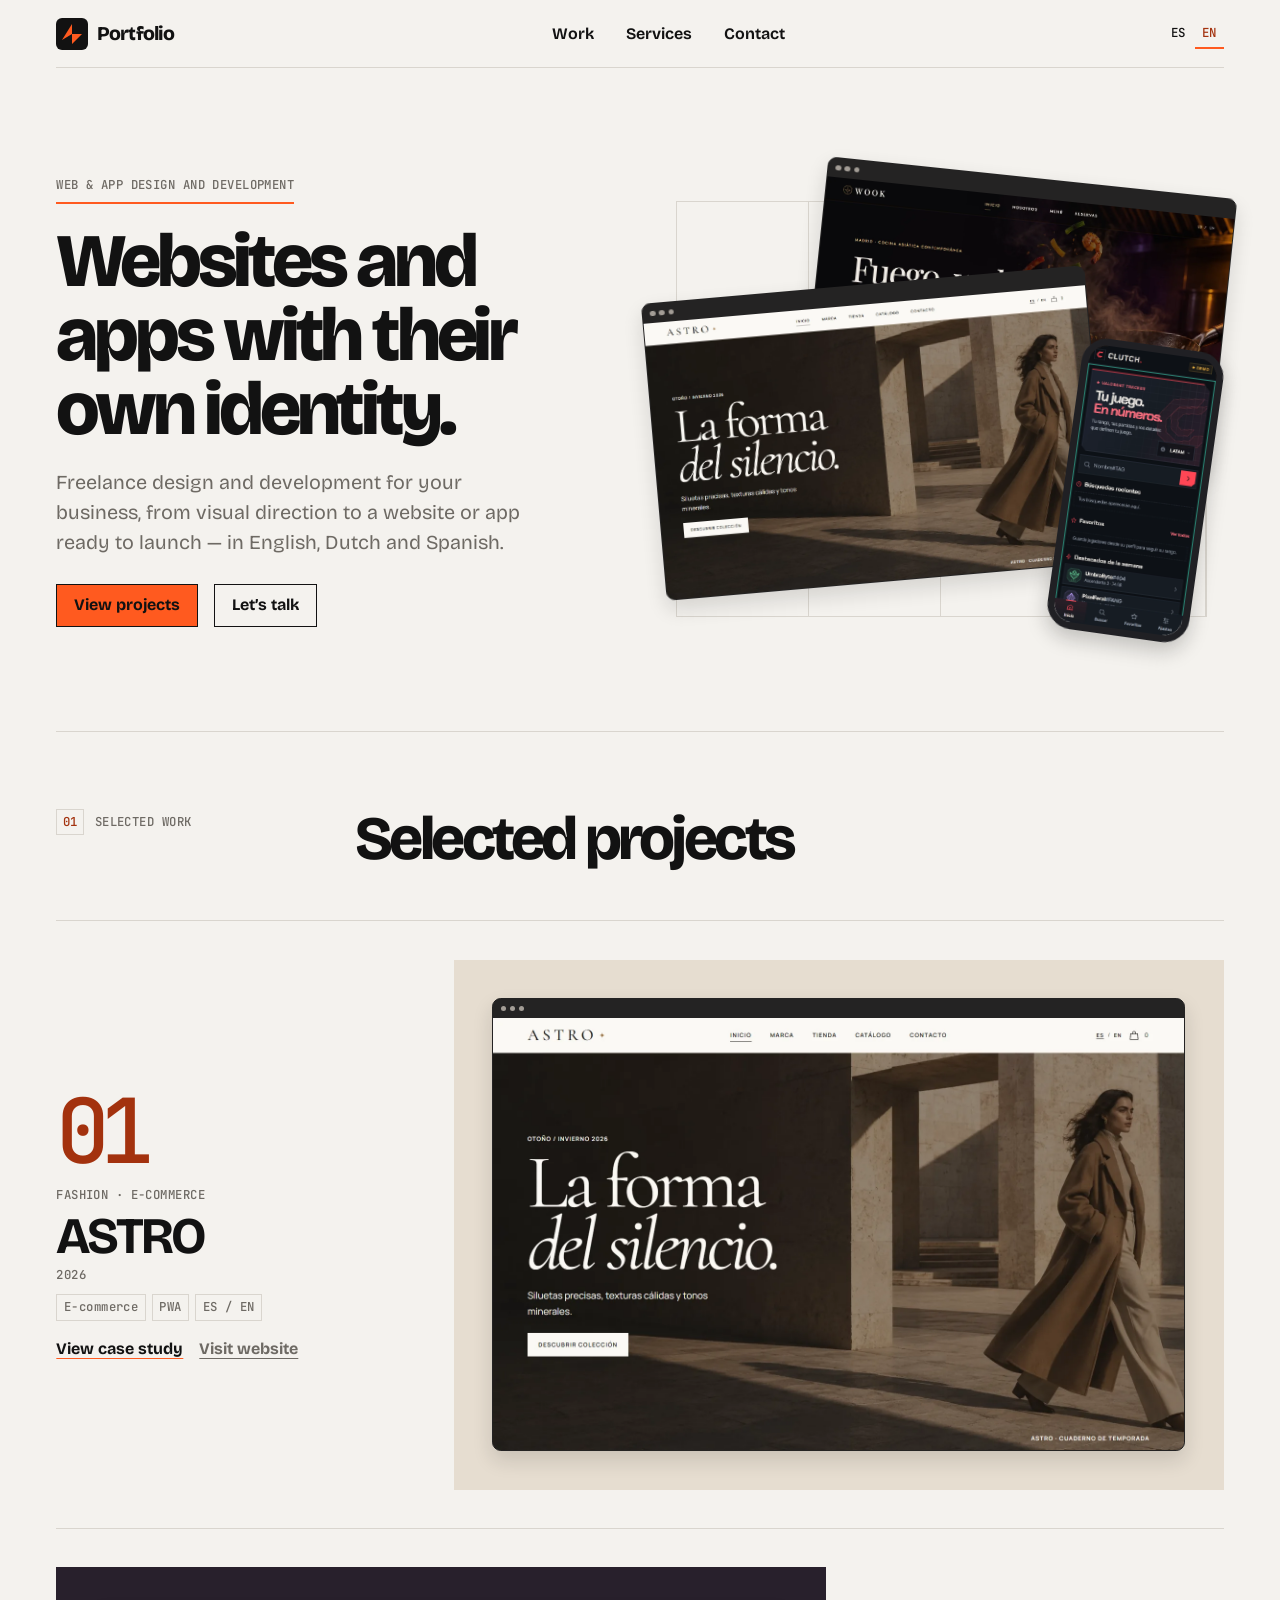
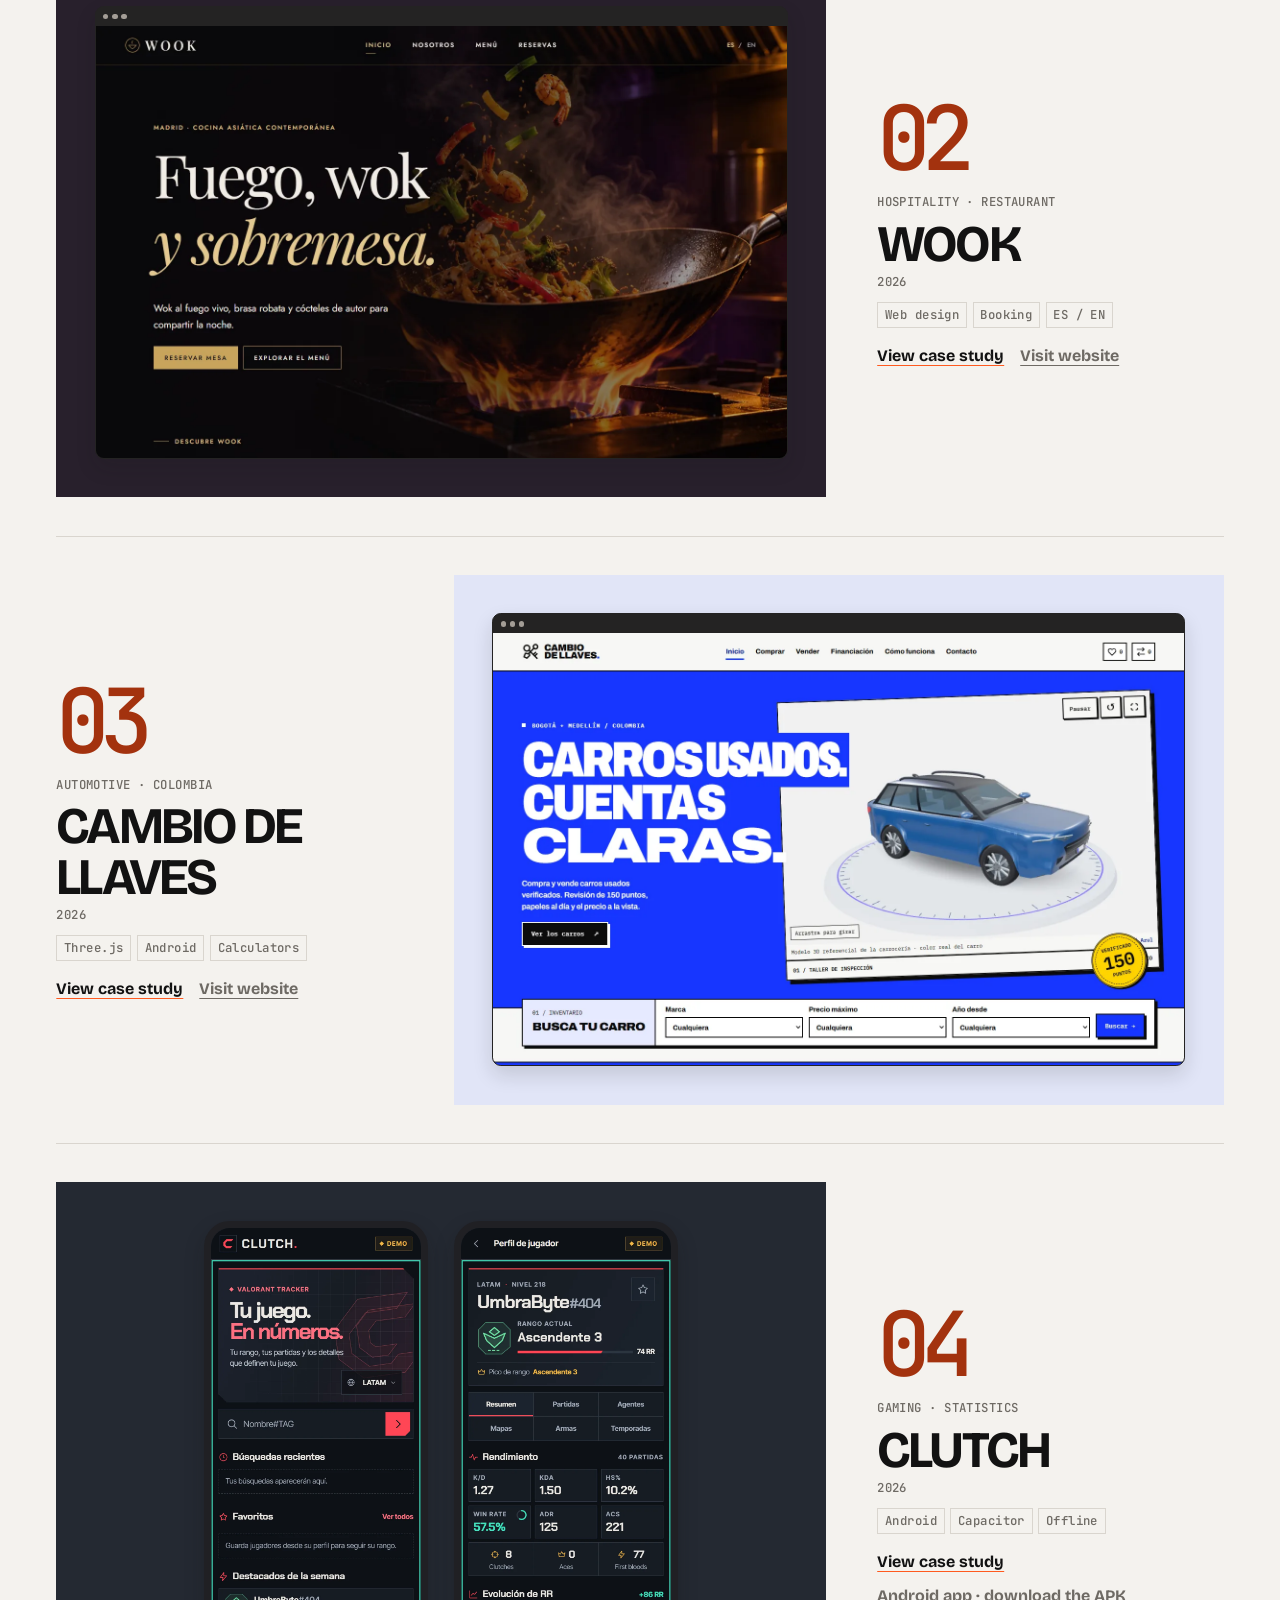
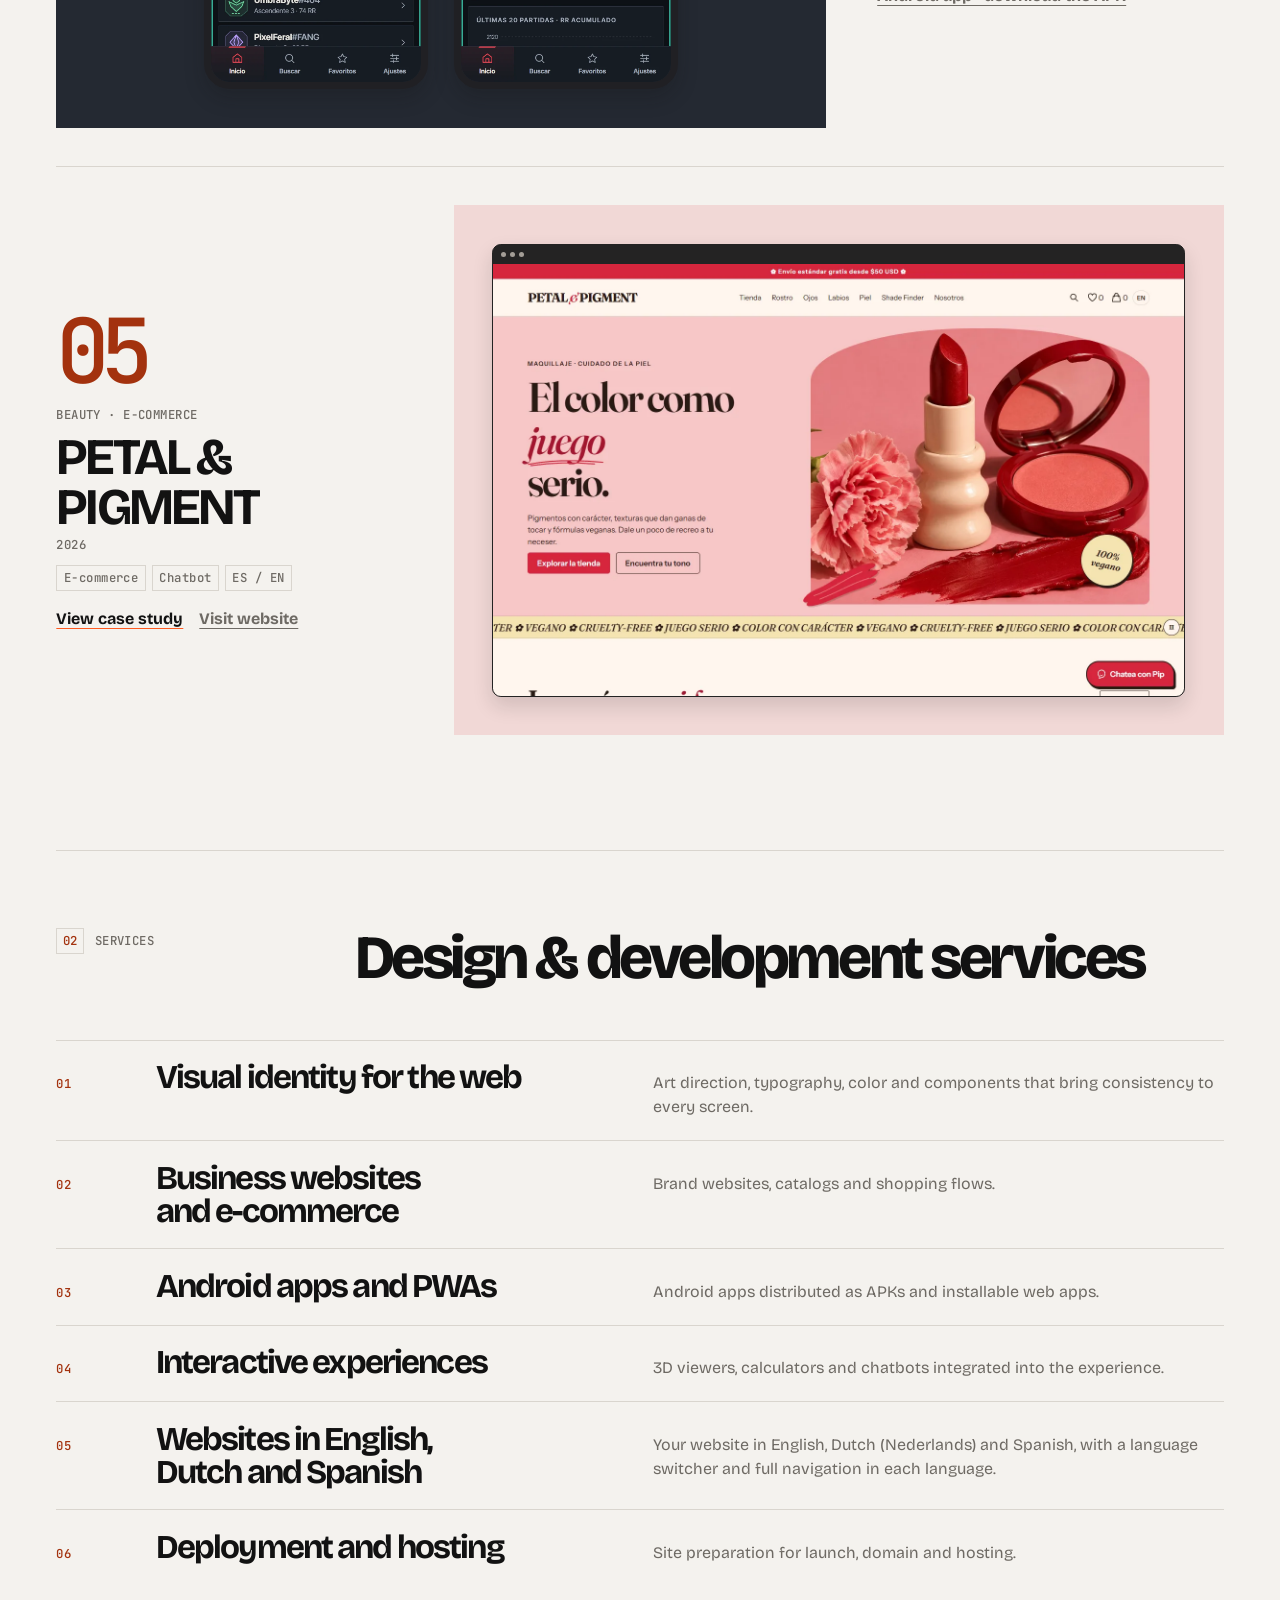
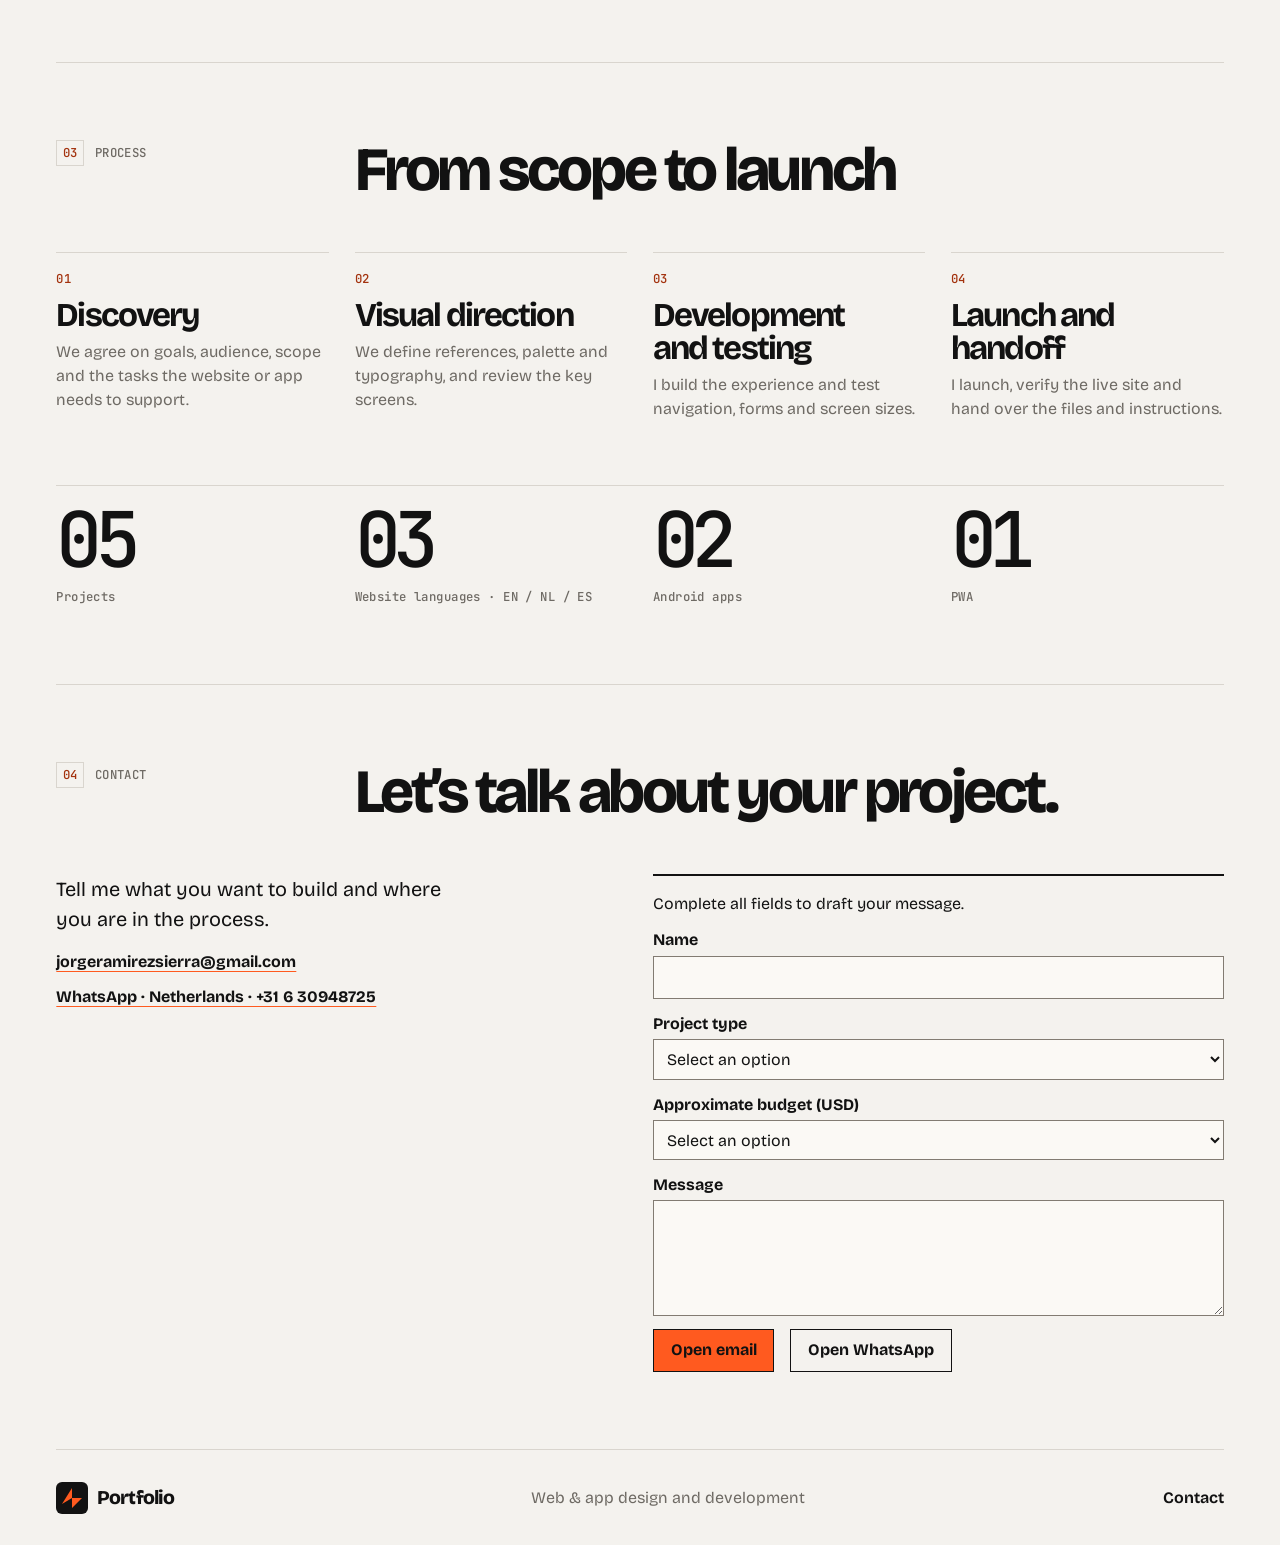
<file: index.html>
<!doctype html>
<html lang="es">
<head>
<meta charset="utf-8"><meta name="viewport" content="width=device-width, initial-scale=1">
<title>Portafolio — Diseño y desarrollo web y de apps</title>
<meta name="description" content="Portafolio freelance de diseño y desarrollo web y de apps. Explora cinco proyectos y conversemos sobre el tuyo." data-description-en="Freelance web and app design and development portfolio. Explore five projects and let’s talk about yours.">
<meta property="og:title" content="Portafolio — Diseño y desarrollo web y de apps"><meta property="og:description" content="Portafolio freelance de diseño y desarrollo web y de apps. Explora cinco proyectos y conversemos sobre el tuyo."><meta property="og:image" content="assets/shots/astro-home.webp"><meta property="og:locale" content="es_ES"><meta property="og:type" content="website">
<link rel="icon" type="image/svg+xml" href="assets/favicon.svg"><link rel="stylesheet" href="https://fonts.googleapis.com/css2?family=Bricolage+Grotesque:opsz,wght@12..96,400..800&amp;family=JetBrains+Mono:wght@400;500;600&amp;display=swap" media="print" onload="this.media='all'"><link rel="stylesheet" href="css/site.css">
<script defer src="js/config.js"></script><script defer src="js/projects.js"></script><script defer src="js/site.js"></script>
</head>
<body>
<a class="skip" href="#main"><span data-en="Skip to content" >Saltar al contenido</span></a>
<header class="top wrap"><a class="brand" href="index.html" data-page="index.html"><img width="32" height="32" src="assets/favicon.svg" alt=""><span data-brand>Portafolio</span></a><nav aria-label="Principal" data-nav><a class="nav-link" href="index.html#proyectos" data-page="index.html#proyectos"><span data-en="Work" >Proyectos</span></a><a class="nav-link" href="index.html#servicios" data-page="index.html#servicios"><span data-en="Services" >Servicios</span></a><a class="nav-link" href="index.html#contacto" data-page="index.html#contacto"><span data-en="Contact" >Contacto</span></a></nav><div class="languages" aria-label="Idioma / Language"><a lang="es" aria-label="Español" aria-current="true" href="index.html?lang=es" data-language="es">ES</a><a lang="en" aria-label="English" href="index.html?lang=en" data-language="en">EN</a></div></header>
<main id="main" tabindex="-1"><section class="hero wrap grid"><div class="hero-copy"><p class="eyebrow role" data-role>Diseño y desarrollo web y de apps</p><h1 data-en="Websites and apps with their own identity." >Webs y apps con identidad propia.</h1><p data-en="Freelance design and development for your business, from visual direction to a website or app ready to launch — in English, Dutch and Spanish." class="hero-description">Diseño y desarrollo freelance para tu negocio, de la dirección visual a una web o app lista para publicar, en inglés, neerlandés y español.</p><div class="actions"><a class="button primary" href="index.html#proyectos" data-page="index.html#proyectos"><span data-en="View projects" >Ver proyectos</span></a><a class="button" href="index.html#contacto" data-page="index.html#contacto"><span data-en="Let’s talk" >Hablemos</span></a></div></div><div class="collage"><div class="collage-grid" aria-hidden="true"></div><div class="hero-back"><figure class="device browser"><div class="browser-bar" aria-hidden="true"><i></i><i></i><i></i></div><img loading="eager" fetchpriority="high" decoding="async" src="assets/shots/wook-home.webp" alt="Portada cinematográfica de WOOK" data-alt-en="WOOK cinematic homepage" width="1440" height="900"></figure></div><div class="hero-main"><figure class="device browser"><div class="browser-bar" aria-hidden="true"><i></i><i></i><i></i></div><img loading="eager" fetchpriority="high" decoding="async" src="assets/shots/astro-home.webp" alt="Portada editorial de ASTRO" data-alt-en="ASTRO editorial homepage" width="1440" height="900"></figure></div><div class="hero-phone"><figure class="device phone"><img loading="eager" fetchpriority="high" decoding="async" src="assets/shots/clutch-home.webp" alt="Inicio de la app Android CLUTCH" data-alt-en="CLUTCH Android app home screen" width="780" height="1688"></figure></div></div></section><section class="wrap work" id="proyectos"><div class="section-head grid"><div class="section-label"><span aria-hidden="true">01</span><p class="eyebrow"><span data-en="Selected work" >Trabajo seleccionado</span></p></div><h2 data-en="Selected projects" >Proyectos seleccionados</h2></div><article class="project grid" data-reveal><div class="project-info"><div class="project-number" aria-hidden="true">01</div><p class="eyebrow"><span data-en="Fashion · E-commerce" >Moda · E-commerce</span></p><h3>ASTRO</h3><p class="year">2026</p><ul class="tags"><li>E-commerce</li><li>PWA</li><li>ES / EN</li></ul><div class="actions"><a class="text-link" href="projects/astro.html" data-page="projects/astro.html"><span data-en="View case study" >Ver caso de estudio</span></a><a class="text-link secondary" href="https://astro-studio-web.netlify.app"><span data-en="Visit website" >Visitar sitio</span></a></div></div><div class="project-visual astro"><figure class="device browser"><div class="browser-bar" aria-hidden="true"><i></i><i></i><i></i></div><img loading="lazy" decoding="async" src="assets/shots/astro-home.webp" alt="Portada editorial de ASTRO" data-alt-en="ASTRO editorial homepage" width="1440" height="900"></figure></div></article>
<article class="project grid" data-reveal><div class="project-info"><div class="project-number" aria-hidden="true">02</div><p class="eyebrow"><span data-en="Hospitality · Restaurant" >Gastronomía · Restaurante</span></p><h3>WOOK</h3><p class="year">2026</p><ul class="tags"><li><span data-en="Web design" >Diseño web</span></li><li><span data-en="Booking" >Reservas</span></li><li>ES / EN</li></ul><div class="actions"><a class="text-link" href="projects/wook.html" data-page="projects/wook.html"><span data-en="View case study" >Ver caso de estudio</span></a><a class="text-link secondary" href="https://restaurante-wook.netlify.app"><span data-en="Visit website" >Visitar sitio</span></a></div></div><div class="project-visual wook"><figure class="device browser"><div class="browser-bar" aria-hidden="true"><i></i><i></i><i></i></div><img loading="lazy" decoding="async" src="assets/shots/wook-home.webp" alt="Portada cinematográfica de WOOK" data-alt-en="WOOK cinematic homepage" width="1440" height="900"></figure></div></article>
<article class="project grid" data-reveal><div class="project-info"><div class="project-number" aria-hidden="true">03</div><p class="eyebrow"><span data-en="Automotive · Colombia" >Automoción · Colombia</span></p><h3>CAMBIO DE LLAVES</h3><p class="year">2026</p><ul class="tags"><li>Three.js</li><li>Android</li><li><span data-en="Calculators" >Simuladores</span></li></ul><div class="actions"><a class="text-link" href="projects/cambio-de-llaves.html" data-page="projects/cambio-de-llaves.html"><span data-en="View case study" >Ver caso de estudio</span></a><a class="text-link secondary" href="https://cambio-de-llaves.netlify.app"><span data-en="Visit website" >Visitar sitio</span></a></div></div><div class="project-visual cambio-de-llaves"><figure class="device browser"><div class="browser-bar" aria-hidden="true"><i></i><i></i><i></i></div><img loading="lazy" decoding="async" src="assets/shots/cdl-home.webp" alt="Portada de Cambio de Llaves" data-alt-en="Cambio de Llaves homepage" width="1440" height="900"></figure></div></article>
<article class="project grid" data-reveal><div class="project-info"><div class="project-number" aria-hidden="true">04</div><p class="eyebrow"><span data-en="Gaming · Statistics" >Gaming · Estadísticas</span></p><h3>CLUTCH</h3><p class="year">2026</p><ul class="tags"><li>Android</li><li>Capacitor</li><li><span data-en="Offline" >Sin conexión</span></li></ul><div class="actions"><a class="text-link" href="projects/clutch.html" data-page="projects/clutch.html"><span data-en="View case study" >Ver caso de estudio</span></a><a class="text-link secondary" href="https://github.com/danielquinteroraz-creator/clutch-tracker/releases/latest"><span data-en="Android app · download the APK" >App Android · descarga el APK</span></a></div></div><div class="project-visual clutch pair"><figure class="device phone"><img loading="lazy" decoding="async" src="assets/shots/clutch-home.webp" alt="Inicio de la app Android CLUTCH" data-alt-en="CLUTCH Android app home screen" width="780" height="1688"></figure><figure class="device phone"><img loading="lazy" decoding="async" src="assets/shots/clutch-player.webp" alt="Perfil y estadísticas en CLUTCH" data-alt-en="CLUTCH player profile and stats" width="780" height="1688"></figure></div></article>
<article class="project grid" data-reveal><div class="project-info"><div class="project-number" aria-hidden="true">05</div><p class="eyebrow"><span data-en="Beauty · E-commerce" >Belleza · E-commerce</span></p><h3>PETAL &amp; PIGMENT</h3><p class="year">2026</p><ul class="tags"><li>E-commerce</li><li>Chatbot</li><li>ES / EN</li></ul><div class="actions"><a class="text-link" href="projects/petal-and-pigment.html" data-page="projects/petal-and-pigment.html"><span data-en="View case study" >Ver caso de estudio</span></a><a class="text-link secondary" href="https://petal-and-pigment.netlify.app"><span data-en="Visit website" >Visitar sitio</span></a></div></div><div class="project-visual petal-and-pigment"><figure class="device browser"><div class="browser-bar" aria-hidden="true"><i></i><i></i><i></i></div><img loading="lazy" decoding="async" src="assets/shots/pp-home.webp" alt="Portada de Petal &amp; Pigment" data-alt-en="Petal &amp; Pigment homepage" width="1440" height="900"></figure></div></article></section><section class="wrap services" id="servicios"><div class="section-head grid"><div class="section-label"><span aria-hidden="true">02</span><p class="eyebrow"><span data-en="Services" >Servicios</span></p></div><h2 data-en="Design &amp; development services" >Servicios de diseño y desarrollo</h2></div><ol class="service-list"><li class="grid" data-reveal><span class="row-number" aria-hidden="true">01</span><h3 data-en="Visual identity for the web" >Identidad visual para web</h3><p data-en="Art direction, typography, color and components that bring consistency to every screen." >Dirección visual, tipografía, color y componentes para dar coherencia a cada pantalla.</p></li><li class="grid" data-reveal><span class="row-number" aria-hidden="true">02</span><h3 data-en="Business websites and e-commerce" >Sitios corporativos y e-commerce</h3><p data-en="Brand websites, catalogs and shopping flows." >Sitios de marca, catálogos y recorridos de compra.</p></li><li class="grid" data-reveal><span class="row-number" aria-hidden="true">03</span><h3 data-en="Android apps and PWAs" >Apps Android y PWA</h3><p data-en="Android apps distributed as APKs and installable web apps." >Apps Android distribuibles como APK y aplicaciones web instalables.</p></li><li class="grid" data-reveal><span class="row-number" aria-hidden="true">04</span><h3 data-en="Interactive experiences" >Experiencias interactivas</h3><p data-en="3D viewers, calculators and chatbots integrated into the experience." >Visores 3D, simuladores y chatbots integrados en la experiencia.</p></li><li class="grid" data-reveal><span class="row-number" aria-hidden="true">05</span><h3 data-en="Websites in English, Dutch and Spanish" >Webs en inglés, neerlandés y español</h3><p data-en="Your website in English, Dutch (Nederlands) and Spanish, with a language switcher and full navigation in each language." >Tu web en inglés, neerlandés (Nederlands) y español, con selector de idioma y navegación completa en cada idioma.</p></li><li class="grid" data-reveal><span class="row-number" aria-hidden="true">06</span><h3 data-en="Deployment and hosting" >Publicación y hosting</h3><p data-en="Site preparation for launch, domain and hosting." >Preparación del sitio para su lanzamiento, dominio y alojamiento.</p></li></ol></section><section class="wrap process"><div class="section-head grid"><div class="section-label"><span aria-hidden="true">03</span><p class="eyebrow"><span data-en="Process" >Proceso</span></p></div><h2 data-en="From scope to launch" >Del alcance a la publicación</h2></div><ol class="steps grid"><li data-reveal><span class="row-number" aria-hidden="true">01</span><h3 data-en="Discovery" >Descubrimiento</h3><p data-en="We agree on goals, audience, scope and the tasks the website or app needs to support." >Acordamos objetivos, público, alcance y las tareas prioritarias del sitio o la app.</p></li><li data-reveal><span class="row-number" aria-hidden="true">02</span><h3 data-en="Visual direction" >Dirección visual</h3><p data-en="We define references, palette and typography, and review the key screens." >Definimos referencias, paleta y tipografía, y revisamos las pantallas clave.</p></li><li data-reveal><span class="row-number" aria-hidden="true">03</span><h3 data-en="Development and testing" >Desarrollo y pruebas</h3><p data-en="I build the experience and test navigation, forms and screen sizes." >Construyo la experiencia y pruebo navegación, formularios y tamaños de pantalla.</p></li><li data-reveal><span class="row-number" aria-hidden="true">04</span><h3 data-en="Launch and handoff" >Publicación y entrega</h3><p data-en="I launch, verify the live site and hand over the files and instructions." >Publico, verifico el sitio en producción y entrego los archivos y las instrucciones de uso.</p></li></ol><ul class="numbers grid"><li><strong>05</strong><span data-en="Projects" >Proyectos</span></li><li><strong>03</strong><span data-en="Website languages · EN / NL / ES" >Idiomas para tu web · EN / NL / ES</span></li><li><strong>02</strong><span data-en="Android apps" >Apps Android</span></li><li><strong>01</strong><span data-en="PWA" >PWA</span></li></ul></section><section class="contact wrap" id="contacto"><div class="section-head grid"><div class="section-label"><span aria-hidden="true">04</span><p class="eyebrow"><span data-en="Contact" >Contacto</span></p></div><h2 data-en="Let’s talk about your project." >Hablemos de tu proyecto.</h2></div><div class="grid contact-grid"><div class="contact-copy"><p data-en="Tell me what you want to build and where you are in the process." >Cuéntame qué quieres construir y en qué etapa estás.</p><a class="text-link" data-email hidden></a><noscript><p>jorgeramirezsierra [arroba] gmail [punto] com</p></noscript><a class="text-link" data-wa="0" href="https://wa.me/31630948725">WhatsApp · Países Bajos · +31 6 30948725</a></div><form hidden novalidate><p data-en="Complete all fields to draft your message." >Completa todos los campos para preparar tu mensaje.</p><div class="field"><label for="name"><span data-en="Name" >Nombre</span></label><input id="name" autocomplete="name" required aria-describedby="name-error"><span id="name-error" class="error" aria-live="polite"></span></div><div class="field"><label for="type"><span data-en="Project type" >Tipo de proyecto</span></label><select id="type" required aria-describedby="type-error"><option data-en="Select an option" value="">Selecciona una opción</option><option data-en="Website" value="web">Sitio web</option><option value="shop">E-commerce</option><option data-en="Android app or PWA" value="app">App Android o PWA</option><option data-en="Interactive experience" value="interactive">Experiencia interactiva</option><option data-en="Other" value="other">Otro</option></select><span id="type-error" class="error" aria-live="polite"></span></div><div class="field"><label for="budget"><span data-en="Approximate budget (USD)" >Presupuesto aproximado (USD)</span></label><select id="budget" required aria-describedby="budget-error"><option data-en="Select an option" value="">Selecciona una opción</option><option data-en="Under 1,000" value="under">Menos de 1.000</option><option data-en="1,000–3,000" value="1-3">1.000–3.000</option><option data-en="3,001–6,000" value="3-6">3.001–6.000</option><option data-en="Over 6,000" value="over">Más de 6.000</option><option data-en="To be determined" value="open">Por definir</option></select><span id="budget-error" class="error" aria-live="polite"></span></div><div class="field"><label for="message"><span data-en="Message" >Mensaje</span></label><textarea id="message" rows="4" required aria-describedby="message-error"></textarea><span id="message-error" class="error" aria-live="polite"></span></div><div class="actions"><button class="button primary" type="submit" value="email"><span data-en="Open email" >Abrir correo</span></button><button class="button" type="submit" value="whatsapp"><span data-en="Open WhatsApp" >Abrir WhatsApp</span></button></div><p id="form-status" role="status"></p></form></div></section></main>
<footer class="footer wrap"><a class="brand" href="index.html" data-page="index.html"><img width="32" height="32" src="assets/favicon.svg" alt=""><span data-brand>Portafolio</span></a><p data-role>Diseño y desarrollo web y de apps</p><a class="footer-link" href="index.html#contacto" data-page="index.html#contacto"><span data-en="Contact" >Contacto</span></a></footer>
</body>
</html>
</file>
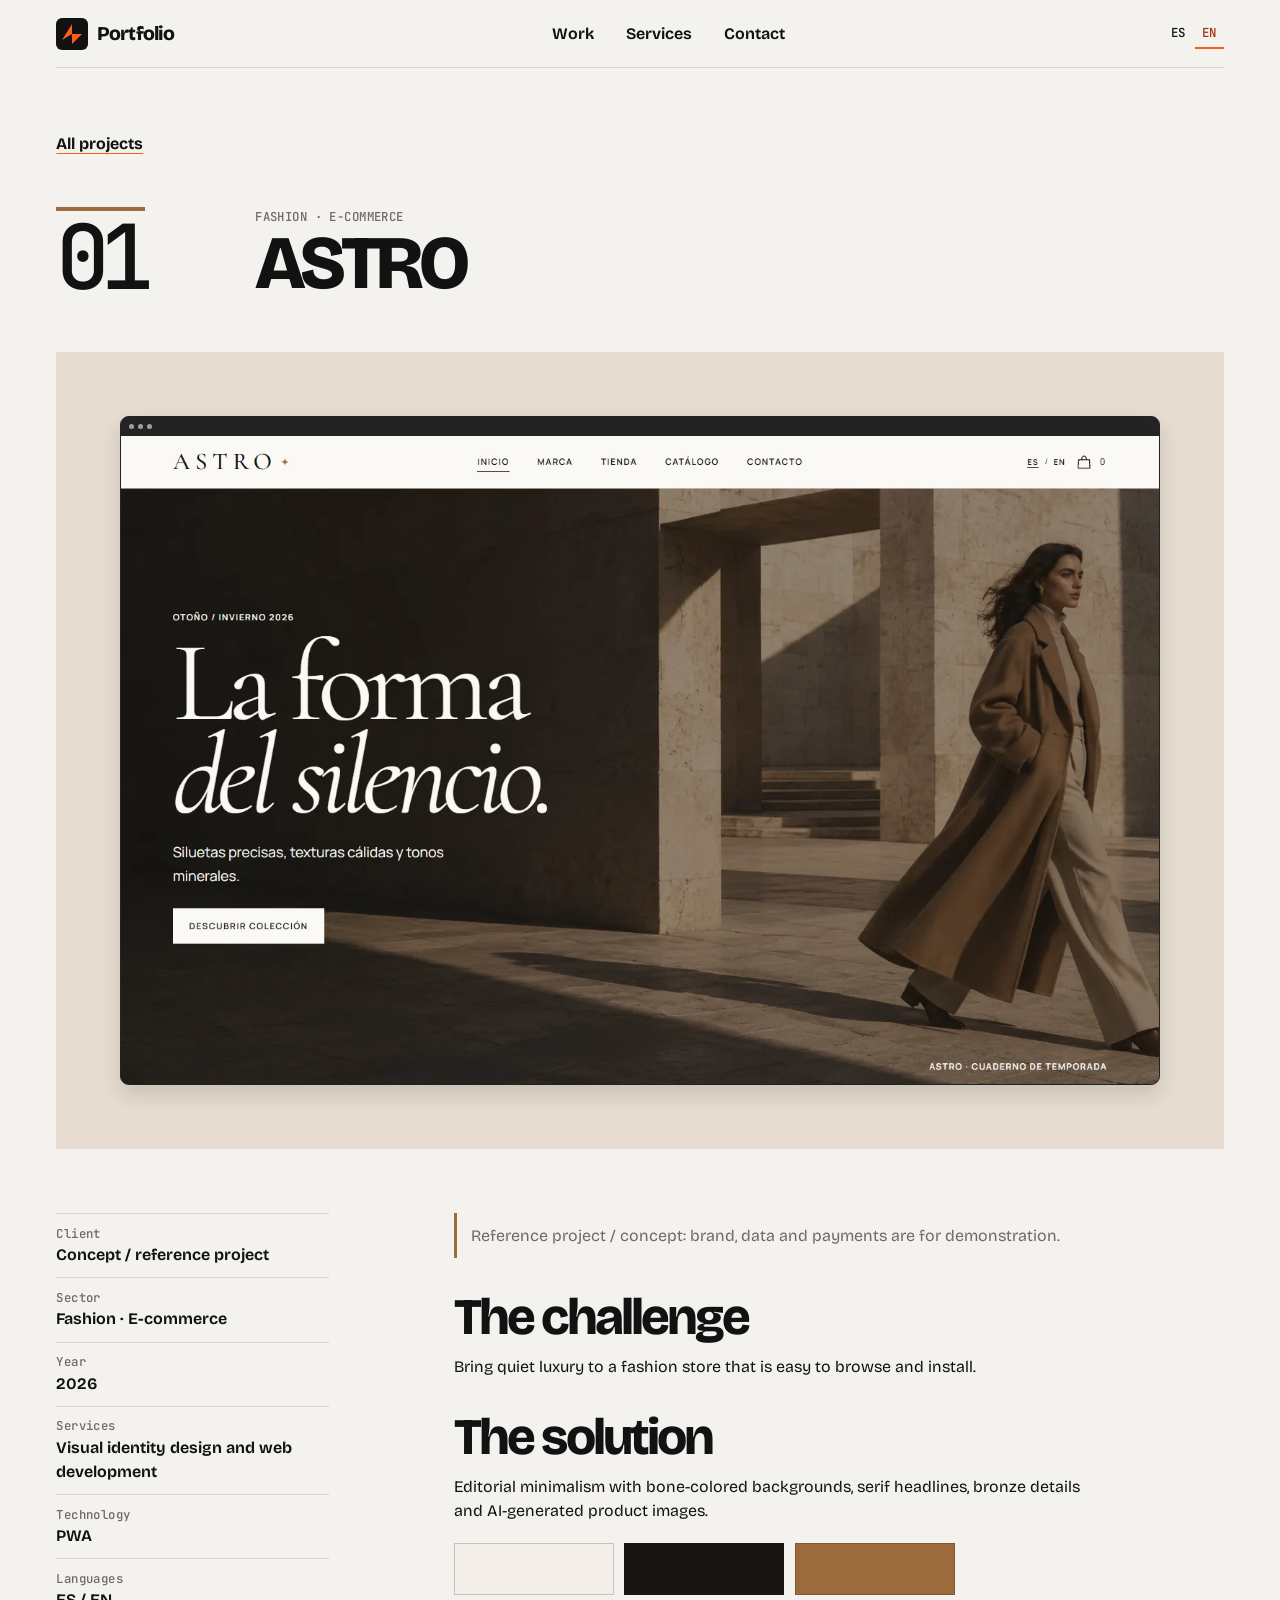
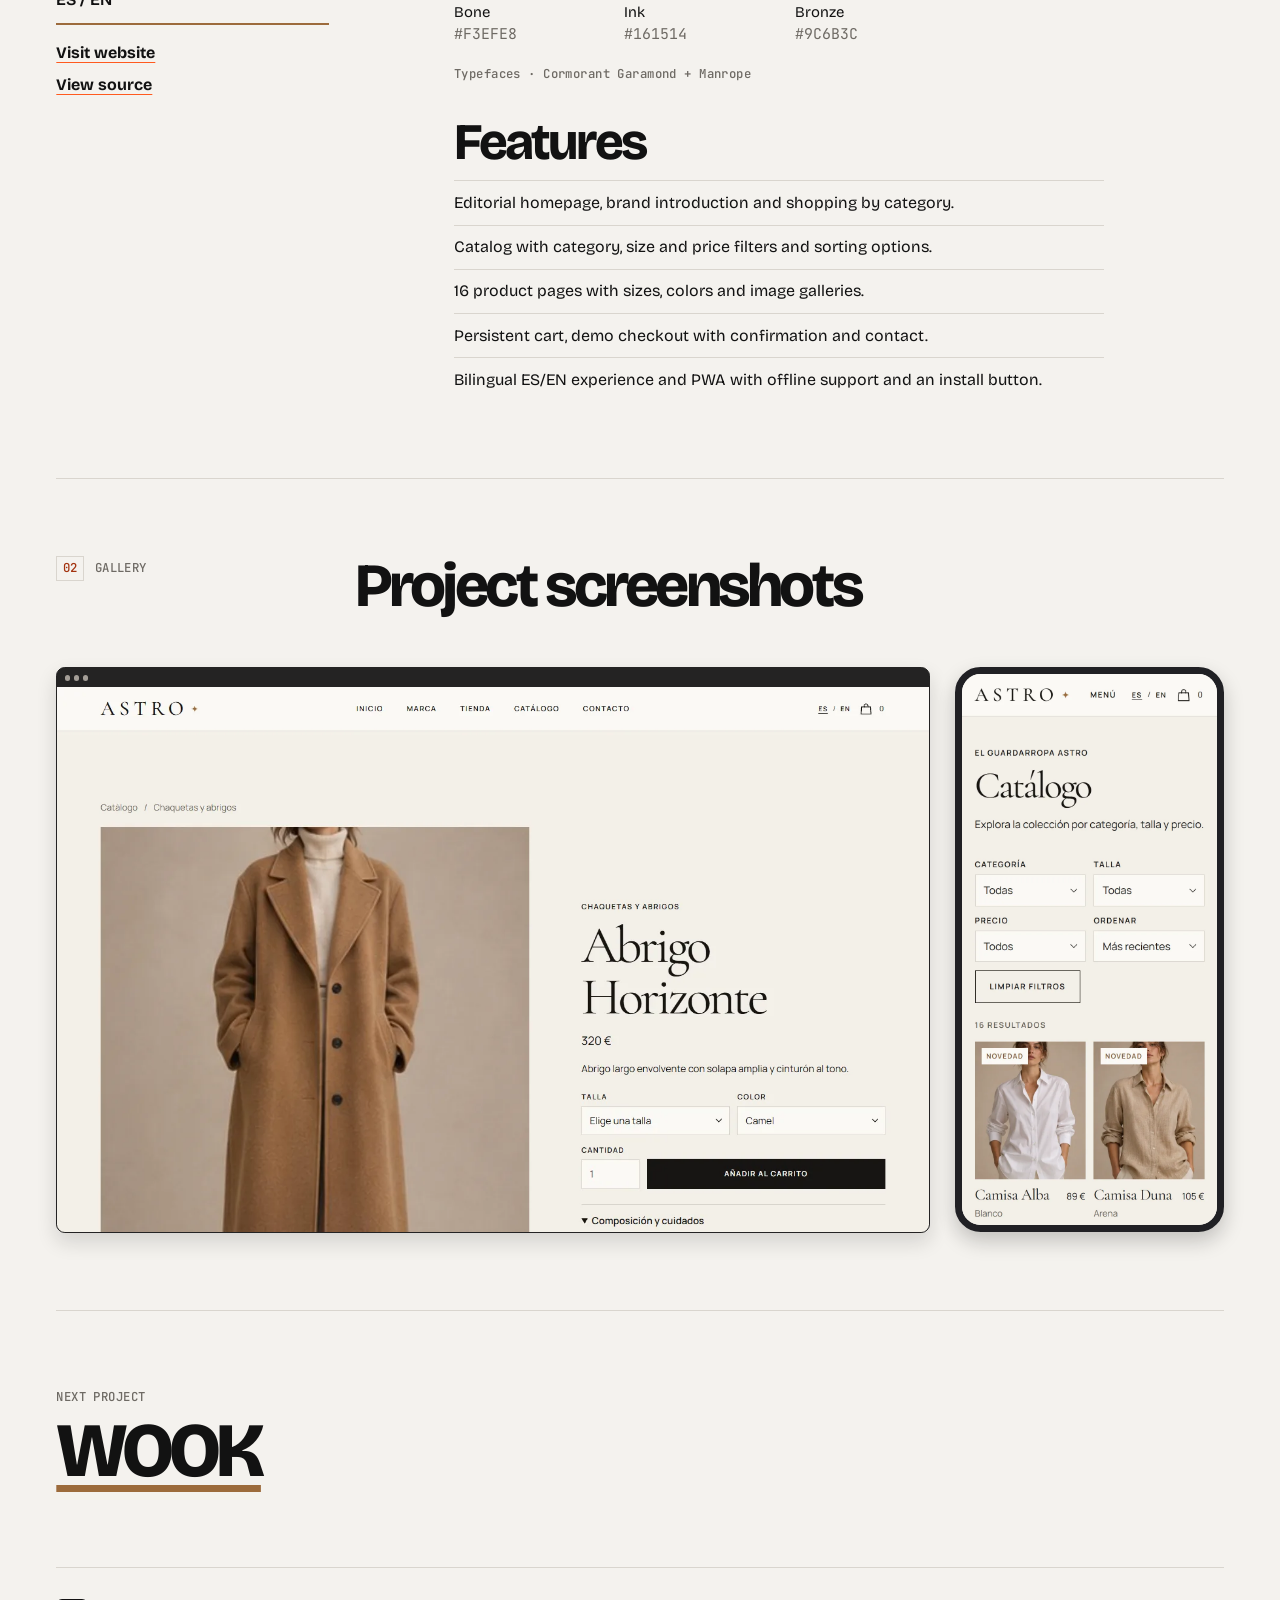
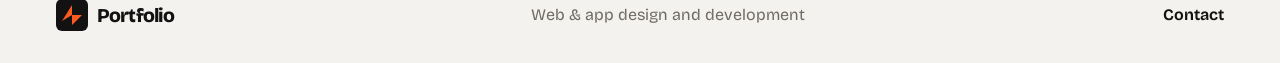
<file: projects/astro.html>
<!doctype html>
<html lang="es">
<head>
<meta charset="utf-8"><meta name="viewport" content="width=device-width, initial-scale=1">
<title>ASTRO — Portafolio</title>
<meta name="description" content="ASTRO · Moda · E-commerce. Caso de estudio de diseño y desarrollo, 2026." data-description-en="ASTRO · Fashion · E-commerce. Design and development case study, 2026.">
<meta property="og:title" content="ASTRO — Portafolio"><meta property="og:description" content="ASTRO · Moda · E-commerce. Caso de estudio de diseño y desarrollo, 2026."><meta property="og:image" content="../assets/shots/astro-home.webp"><meta property="og:locale" content="es_ES"><meta property="og:type" content="website">
<link rel="icon" type="image/svg+xml" href="../assets/favicon.svg"><link rel="stylesheet" href="https://fonts.googleapis.com/css2?family=Bricolage+Grotesque:opsz,wght@12..96,400..800&amp;family=JetBrains+Mono:wght@400;500;600&amp;display=swap" media="print" onload="this.media='all'"><link rel="stylesheet" href="../css/site.css">
<script defer src="../js/config.js"></script><script defer src="../js/projects.js"></script><script defer src="../js/site.js"></script>
</head>
<body data-project="astro" style="--project:#9C6B3C">
<a class="skip" href="#main"><span data-en="Skip to content" >Saltar al contenido</span></a>
<header class="top wrap"><a class="brand" href="../index.html" data-page="../index.html"><img width="32" height="32" src="../assets/favicon.svg" alt=""><span data-brand>Portafolio</span></a><nav aria-label="Principal" data-nav><a class="nav-link" href="../index.html#proyectos" data-page="../index.html#proyectos"><span data-en="Work" >Proyectos</span></a><a class="nav-link" href="../index.html#servicios" data-page="../index.html#servicios"><span data-en="Services" >Servicios</span></a><a class="nav-link" href="../index.html#contacto" data-page="../index.html#contacto"><span data-en="Contact" >Contacto</span></a></nav><div class="languages" aria-label="Idioma / Language"><a lang="es" aria-label="Español" aria-current="true" href="astro.html?lang=es" data-language="es">ES</a><a lang="en" aria-label="English" href="astro.html?lang=en" data-language="en">EN</a></div></header>
<main id="main" tabindex="-1"><section class="wrap case-top"><a class="text-link" href="../index.html#proyectos" data-page="../index.html#proyectos"><span data-en="All projects" >Todos los proyectos</span></a><div class="case-title grid"><div class="project-number" aria-hidden="true">01</div><div><p class="eyebrow"><span data-en="Fashion · E-commerce" >Moda · E-commerce</span></p><h1>ASTRO</h1></div></div><div class="case-cover astro"><figure class="device browser"><div class="browser-bar" aria-hidden="true"><i></i><i></i><i></i></div><img loading="lazy" decoding="async" src="../assets/shots/astro-home.webp" alt="Portada editorial de ASTRO" data-alt-en="ASTRO editorial homepage" width="1440" height="900"></figure></div></section><section class="wrap case-content grid"><aside><dl><div><dt><span data-en="Client" >Cliente</span></dt><dd><span data-en="Concept / reference project" >Concepto / proyecto de referencia</span></dd></div><div><dt><span data-en="Sector" >Sector</span></dt><dd><span data-en="Fashion · E-commerce" >Moda · E-commerce</span></dd></div><div><dt><span data-en="Year" >Año</span></dt><dd>2026</dd></div><div><dt><span data-en="Services" >Servicios</span></dt><dd><span data-en="Visual identity design and web development" >Diseño de identidad y desarrollo web</span></dd></div><div><dt><span data-en="Technology" >Tecnologías</span></dt><dd>PWA</dd></div><div><dt><span data-en="Languages" >Idiomas</span></dt><dd>ES / EN</dd></div></dl><div class="case-links"><a class="text-link" href="https://astro-studio-web.netlify.app"><span data-en="Visit website" >Visitar sitio</span></a><a class="text-link" href="https://github.com/danielquinteroraz-creator/astro-web"><span data-en="View source" >Ver código</span></a></div></aside><div class="case-story"><p data-en="Reference project / concept: brand, data and payments are for demonstration." class="notice">Proyecto de referencia / concepto: marca, datos y pagos son de demostración.</p><h2 data-en="The challenge" >El reto</h2><p data-en="Bring quiet luxury to a fashion store that is easy to browse and install." >Llevar el lujo silencioso a una tienda de moda fácil de explorar e instalar.</p><h2 data-en="The solution" >La solución</h2><p data-en="Editorial minimalism with bone-colored backgrounds, serif headlines, bronze details and AI-generated product images." >Minimalismo editorial con fondos hueso, titulares con serif, detalles en bronce e imágenes de producto generadas con IA.</p><ul class="swatches"><li><span class="swatch" style="--swatch:#F3EFE8" aria-hidden="true"></span><span data-en="Bone" >Hueso</span><code>#F3EFE8</code></li><li><span class="swatch" style="--swatch:#161514" aria-hidden="true"></span><span data-en="Ink" >Tinta</span><code>#161514</code></li><li><span class="swatch" style="--swatch:#9C6B3C" aria-hidden="true"></span><span data-en="Bronze" >Bronce</span><code>#9C6B3C</code></li></ul><p class="fonts"><span data-en="Typefaces" >Tipografías</span> · Cormorant Garamond + Manrope</p><h2 data-en="Features" >Funcionalidades</h2><ul class="features"><li><span data-en="Editorial homepage, brand introduction and shopping by category." >Portada editorial, presentación de marca y tienda por categorías.</span></li><li><span data-en="Catalog with category, size and price filters and sorting options." >Catálogo con filtros por categoría, talla y precio, y opciones de orden.</span></li><li><span data-en="16 product pages with sizes, colors and image galleries." >16 fichas de producto con tallas, colores y galería.</span></li><li><span data-en="Persistent cart, demo checkout with confirmation and contact." >Carrito persistente, checkout de demostración con confirmación y contacto.</span></li><li><span data-en="Bilingual ES/EN experience and PWA with offline support and an install button." >Experiencia bilingüe ES/EN y PWA con modo sin conexión y botón de instalación.</span></li></ul></div></section><section class="wrap case-gallery"><div class="section-head grid"><div class="section-label"><span aria-hidden="true">02</span><p class="eyebrow"><span data-en="Gallery" >Galería</span></p></div><h2 data-en="Project screenshots" >Capturas del proyecto</h2></div><div class="gallery mixed" data-reveal><figure class="device browser"><div class="browser-bar" aria-hidden="true"><i></i><i></i><i></i></div><img loading="lazy" decoding="async" src="../assets/shots/astro-product.webp" alt="Ficha de producto ASTRO" data-alt-en="ASTRO product page" width="1440" height="900"></figure><figure class="device phone"><img loading="lazy" decoding="async" src="../assets/shots/astro-mobile.webp" alt="Tienda ASTRO en móvil" data-alt-en="ASTRO store on mobile" width="780" height="1688"></figure></div></section><section class="wrap next"><p class="eyebrow"><span data-en="Next project" >Siguiente proyecto</span></p><a class="next-link" href="wook.html" data-page="wook.html">WOOK</a></section></main>
<footer class="footer wrap"><a class="brand" href="../index.html" data-page="../index.html"><img width="32" height="32" src="../assets/favicon.svg" alt=""><span data-brand>Portafolio</span></a><p data-role>Diseño y desarrollo web y de apps</p><a class="footer-link" href="../index.html#contacto" data-page="../index.html#contacto"><span data-en="Contact" >Contacto</span></a></footer>
</body>
</html>
</file>
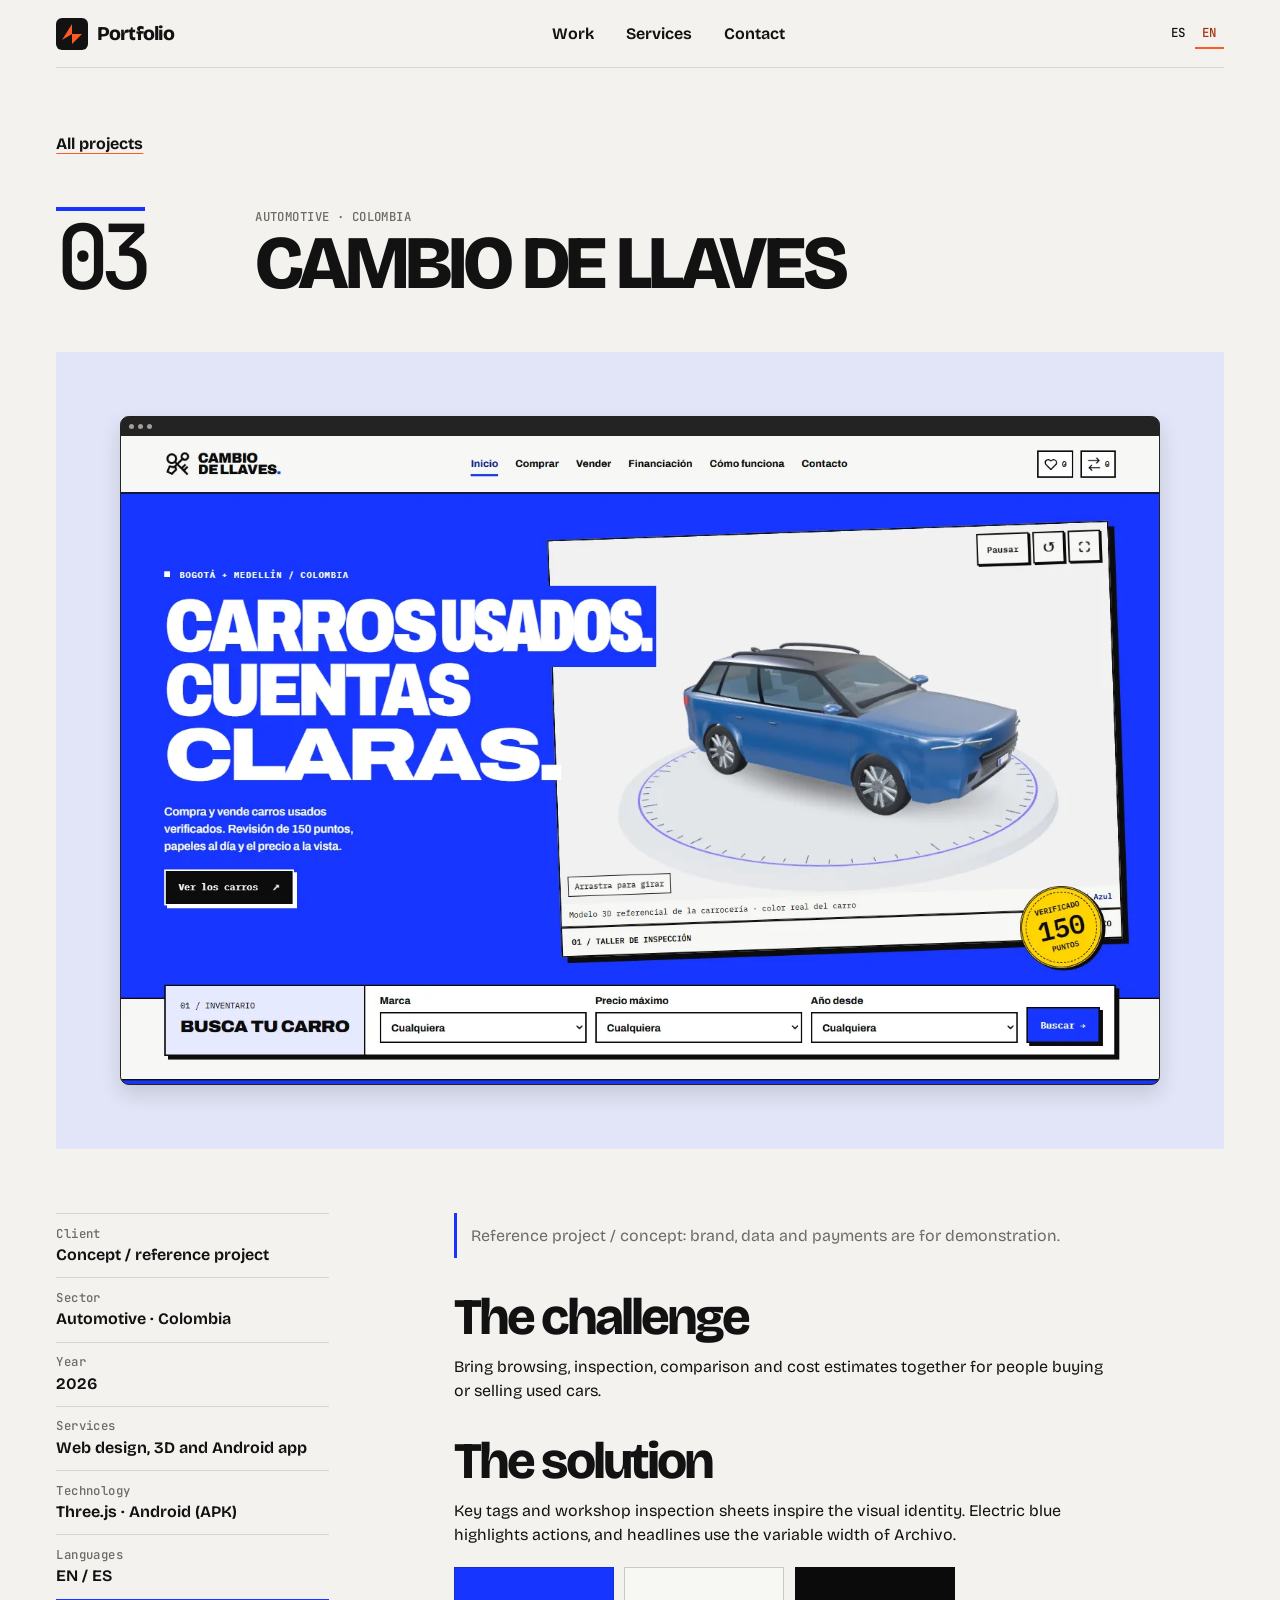
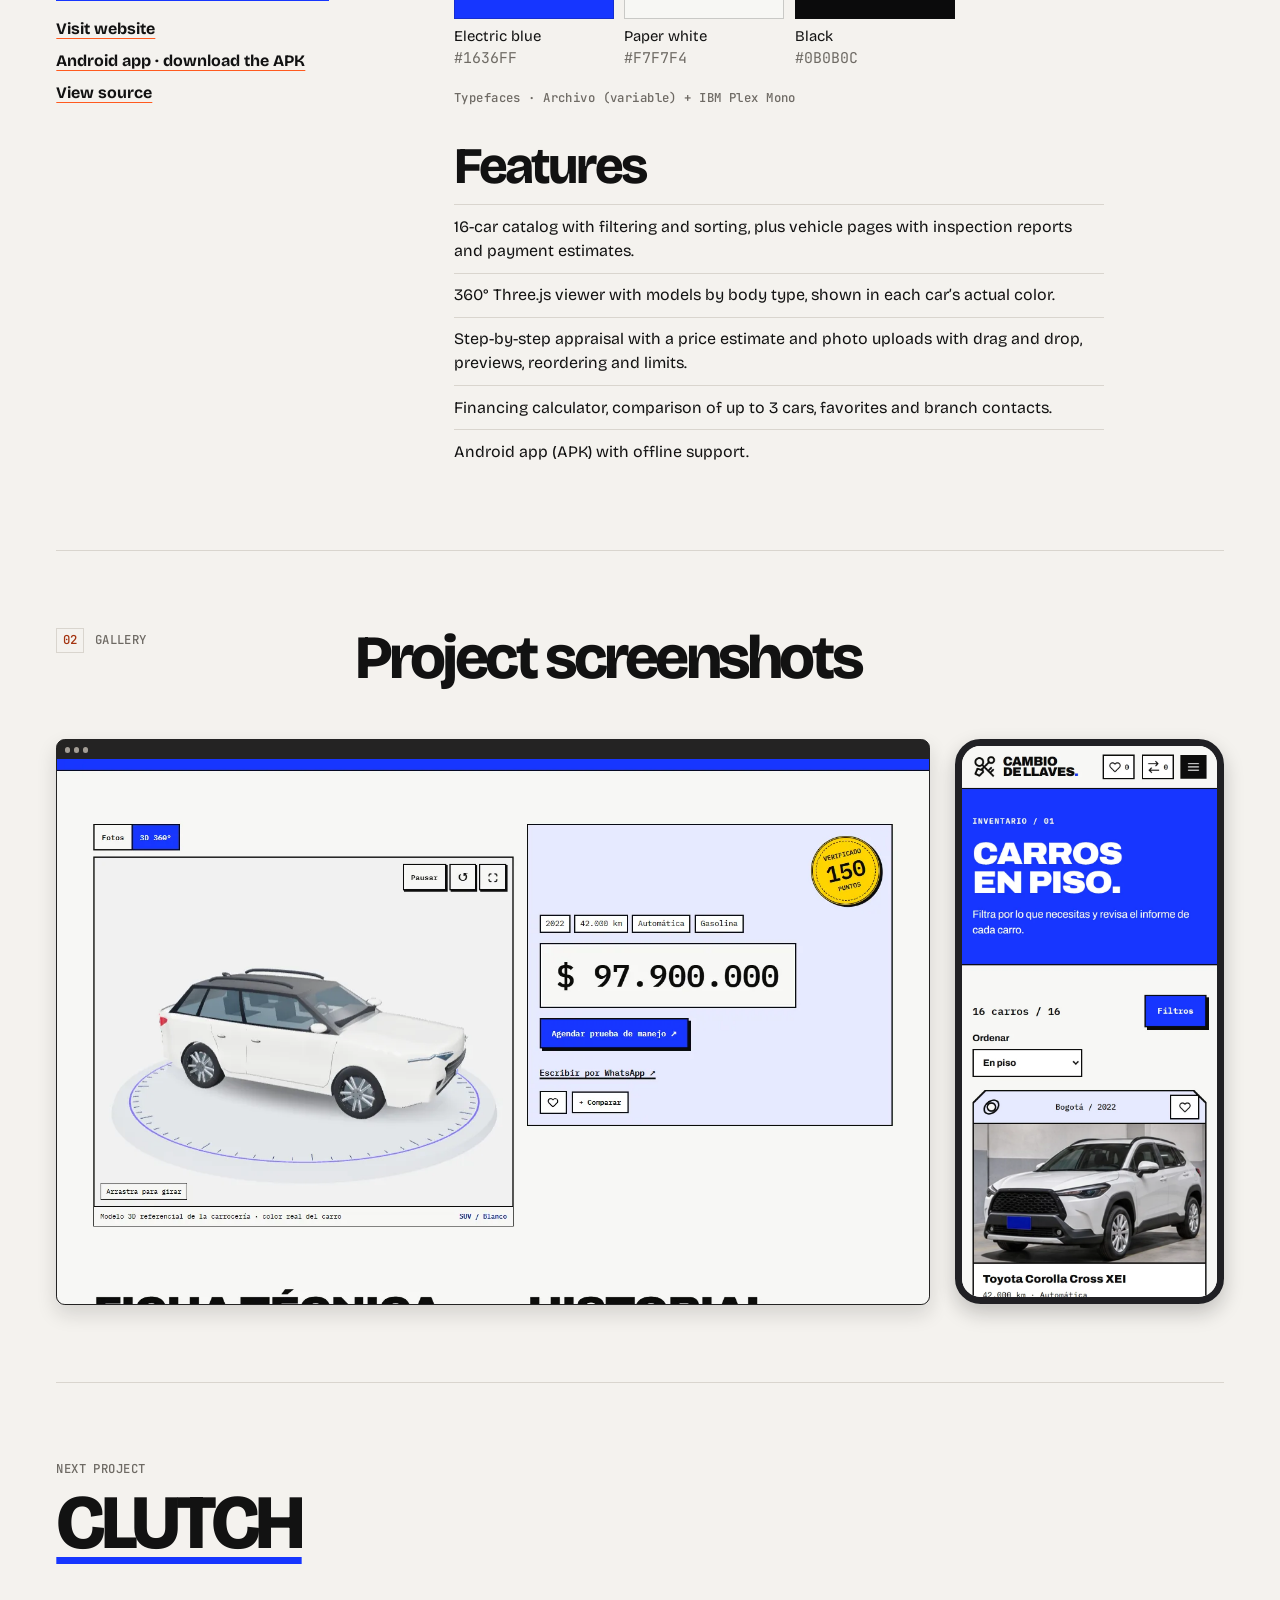
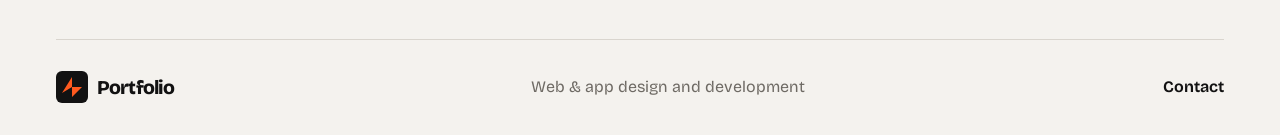
<file: projects/cambio-de-llaves.html>
<!doctype html>
<html lang="es">
<head>
<meta charset="utf-8"><meta name="viewport" content="width=device-width, initial-scale=1">
<title>CAMBIO DE LLAVES — Portafolio</title>
<meta name="description" content="CAMBIO DE LLAVES · Automoción · Colombia. Caso de estudio de diseño y desarrollo, 2026." data-description-en="CAMBIO DE LLAVES · Automotive · Colombia. Design and development case study, 2026.">
<meta property="og:title" content="CAMBIO DE LLAVES — Portafolio"><meta property="og:description" content="CAMBIO DE LLAVES · Automoción · Colombia. Caso de estudio de diseño y desarrollo, 2026."><meta property="og:image" content="../assets/shots/cdl-home.webp"><meta property="og:locale" content="es_ES"><meta property="og:type" content="website">
<link rel="icon" type="image/svg+xml" href="../assets/favicon.svg"><link rel="stylesheet" href="https://fonts.googleapis.com/css2?family=Bricolage+Grotesque:opsz,wght@12..96,400..800&amp;family=JetBrains+Mono:wght@400;500;600&amp;display=swap" media="print" onload="this.media='all'"><link rel="stylesheet" href="../css/site.css">
<script defer src="../js/config.js"></script><script defer src="../js/projects.js"></script><script defer src="../js/site.js"></script>
</head>
<body data-project="cambio-de-llaves" style="--project:#1636FF">
<a class="skip" href="#main"><span data-en="Skip to content" >Saltar al contenido</span></a>
<header class="top wrap"><a class="brand" href="../index.html" data-page="../index.html"><img width="32" height="32" src="../assets/favicon.svg" alt=""><span data-brand>Portafolio</span></a><nav aria-label="Principal" data-nav><a class="nav-link" href="../index.html#proyectos" data-page="../index.html#proyectos"><span data-en="Work" >Proyectos</span></a><a class="nav-link" href="../index.html#servicios" data-page="../index.html#servicios"><span data-en="Services" >Servicios</span></a><a class="nav-link" href="../index.html#contacto" data-page="../index.html#contacto"><span data-en="Contact" >Contacto</span></a></nav><div class="languages" aria-label="Idioma / Language"><a lang="es" aria-label="Español" aria-current="true" href="cambio-de-llaves.html?lang=es" data-language="es">ES</a><a lang="en" aria-label="English" href="cambio-de-llaves.html?lang=en" data-language="en">EN</a></div></header>
<main id="main" tabindex="-1"><section class="wrap case-top"><a class="text-link" href="../index.html#proyectos" data-page="../index.html#proyectos"><span data-en="All projects" >Todos los proyectos</span></a><div class="case-title grid"><div class="project-number" aria-hidden="true">03</div><div><p class="eyebrow"><span data-en="Automotive · Colombia" >Automoción · Colombia</span></p><h1>CAMBIO DE LLAVES</h1></div></div><div class="case-cover cambio-de-llaves"><figure class="device browser"><div class="browser-bar" aria-hidden="true"><i></i><i></i><i></i></div><img loading="lazy" decoding="async" src="../assets/shots/cdl-home.webp" alt="Portada de Cambio de Llaves" data-alt-en="Cambio de Llaves homepage" width="1440" height="900"></figure></div></section><section class="wrap case-content grid"><aside><dl><div><dt><span data-en="Client" >Cliente</span></dt><dd><span data-en="Concept / reference project" >Concepto / proyecto de referencia</span></dd></div><div><dt><span data-en="Sector" >Sector</span></dt><dd><span data-en="Automotive · Colombia" >Automoción · Colombia</span></dd></div><div><dt><span data-en="Year" >Año</span></dt><dd>2026</dd></div><div><dt><span data-en="Services" >Servicios</span></dt><dd><span data-en="Web design, 3D and Android app" >Diseño web, 3D y app Android</span></dd></div><div><dt><span data-en="Technology" >Tecnologías</span></dt><dd>Three.js · Android (APK)</dd></div><div><dt><span data-en="Languages" >Idiomas</span></dt><dd>EN / ES</dd></div></dl><div class="case-links"><a class="text-link" href="https://cambio-de-llaves.netlify.app"><span data-en="Visit website" >Visitar sitio</span></a><a class="text-link" href="https://github.com/danielquinteroraz-creator/cambio-de-llaves-app/releases/latest"><span data-en="Android app · download the APK" >App Android · descarga el APK</span></a><a class="text-link" href="https://github.com/danielquinteroraz-creator/cambio-de-llaves"><span data-en="View source" >Ver código</span></a></div></aside><div class="case-story"><p data-en="Reference project / concept: brand, data and payments are for demonstration." class="notice">Proyecto de referencia / concepto: marca, datos y pagos son de demostración.</p><h2 data-en="The challenge" >El reto</h2><p data-en="Bring browsing, inspection, comparison and cost estimates together for people buying or selling used cars." >Reunir búsqueda, inspección, comparación y estimación de costos para la compraventa de carros usados.</p><h2 data-en="The solution" >La solución</h2><p data-en="Key tags and workshop inspection sheets inspire the visual identity. Electric blue highlights actions, and headlines use the variable width of Archivo." >La etiqueta de llavero y la hoja de inspección de taller inspiran la identidad. El azul eléctrico guía las acciones y los titulares usan el ancho variable de Archivo.</p><ul class="swatches"><li><span class="swatch" style="--swatch:#1636FF" aria-hidden="true"></span><span data-en="Electric blue" >Azul eléctrico</span><code>#1636FF</code></li><li><span class="swatch" style="--swatch:#F7F7F4" aria-hidden="true"></span><span data-en="Paper white" >Blanco papel</span><code>#F7F7F4</code></li><li><span class="swatch" style="--swatch:#0B0B0C" aria-hidden="true"></span><span data-en="Black" >Negro</span><code>#0B0B0C</code></li></ul><p class="fonts"><span data-en="Typefaces" >Tipografías</span> · Archivo (variable) + IBM Plex Mono</p><h2 data-en="Features" >Funcionalidades</h2><ul class="features"><li><span data-en="16-car catalog with filtering and sorting, plus vehicle pages with inspection reports and payment estimates." >Catálogo de 16 carros con filtros y orden, y fichas con informe de inspección y simulador de cuota.</span></li><li><span data-en="360° Three.js viewer with models by body type, shown in each car’s actual color." >Visor 3D de 360° con Three.js y modelos por carrocería pintados con el color real de cada carro.</span></li><li><span data-en="Step-by-step appraisal with a price estimate and photo uploads with drag and drop, previews, reordering and limits." >Avalúo por pasos con estimación de precio y carga de fotos por arrastre, previsualización, reordenamiento y límites.</span></li><li><span data-en="Financing calculator, comparison of up to 3 cars, favorites and branch contacts." >Simulador de financiación, comparador de hasta 3 carros, favoritos y contacto con sedes.</span></li><li><span data-en="Android app (APK) with offline support." >App Android (APK) con funcionamiento sin conexión.</span></li></ul></div></section><section class="wrap case-gallery"><div class="section-head grid"><div class="section-label"><span aria-hidden="true">02</span><p class="eyebrow"><span data-en="Gallery" >Galería</span></p></div><h2 data-en="Project screenshots" >Capturas del proyecto</h2></div><div class="gallery mixed" data-reveal><figure class="device browser"><div class="browser-bar" aria-hidden="true"><i></i><i></i><i></i></div><img loading="lazy" decoding="async" src="../assets/shots/cdl-car.webp" alt="Ficha de carro en Cambio de Llaves" data-alt-en="Cambio de Llaves vehicle detail" width="1440" height="900"></figure><figure class="device phone"><img loading="lazy" decoding="async" src="../assets/shots/cdl-mobile.webp" alt="Cambio de Llaves en móvil" data-alt-en="Cambio de Llaves on mobile" width="780" height="1688"></figure></div></section><section class="wrap next"><p class="eyebrow"><span data-en="Next project" >Siguiente proyecto</span></p><a class="next-link" href="clutch.html" data-page="clutch.html">CLUTCH</a></section></main>
<footer class="footer wrap"><a class="brand" href="../index.html" data-page="../index.html"><img width="32" height="32" src="../assets/favicon.svg" alt=""><span data-brand>Portafolio</span></a><p data-role>Diseño y desarrollo web y de apps</p><a class="footer-link" href="../index.html#contacto" data-page="../index.html#contacto"><span data-en="Contact" >Contacto</span></a></footer>
</body>
</html>
</file>
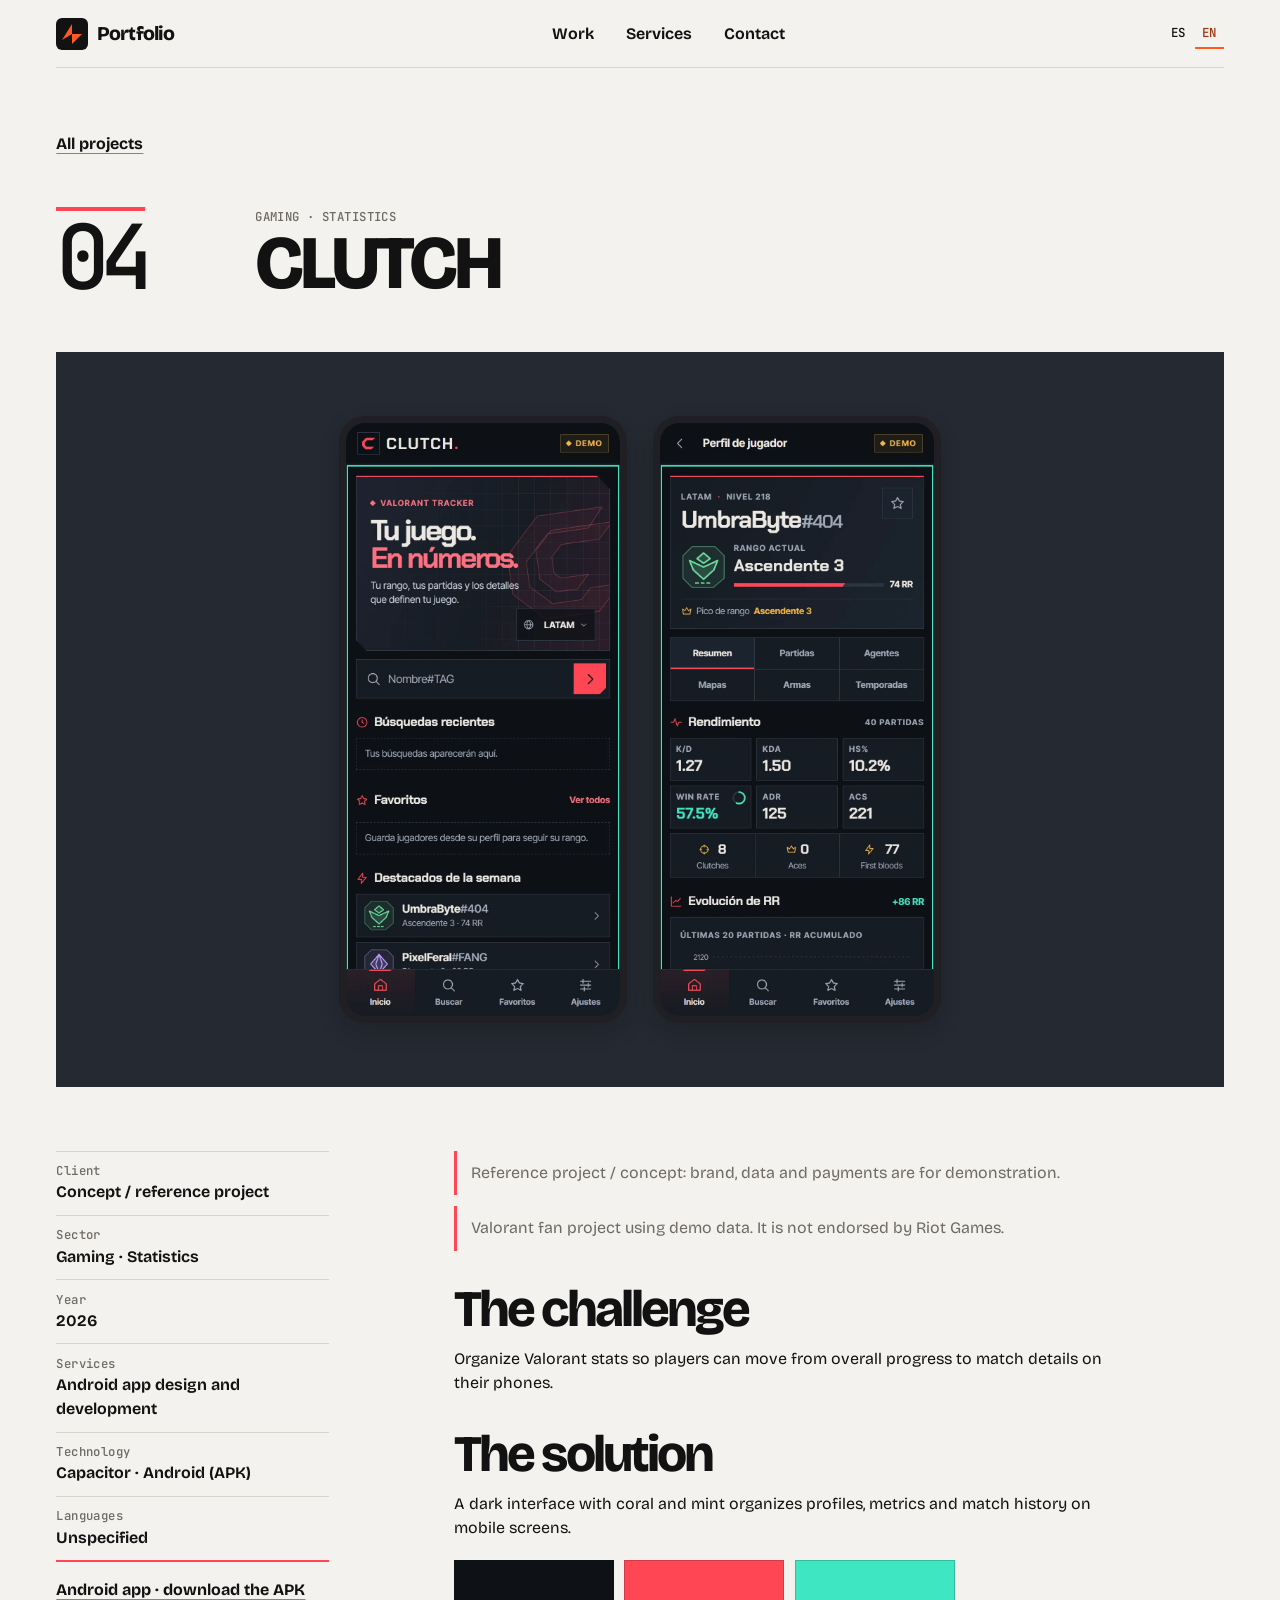
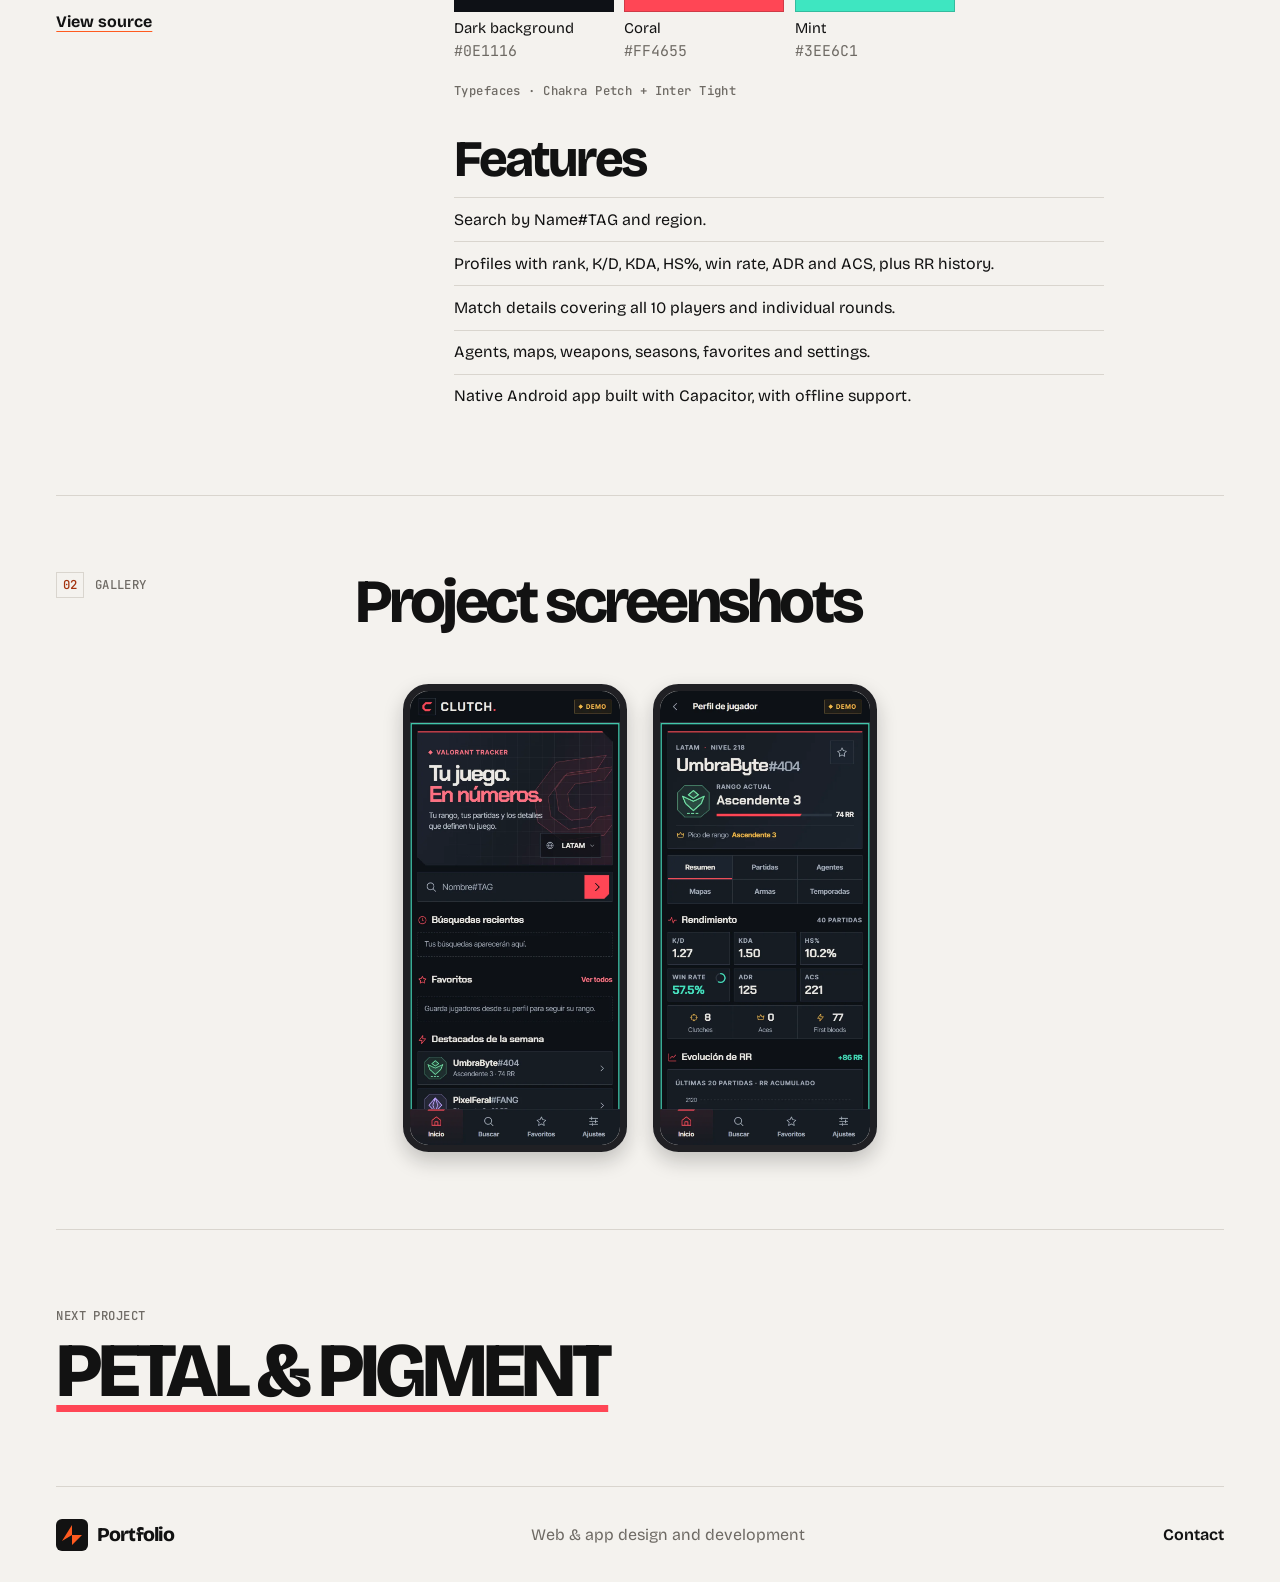
<file: projects/clutch.html>
<!doctype html>
<html lang="es">
<head>
<meta charset="utf-8"><meta name="viewport" content="width=device-width, initial-scale=1">
<title>CLUTCH — Portafolio</title>
<meta name="description" content="CLUTCH · Gaming · Estadísticas. Caso de estudio de diseño y desarrollo, 2026." data-description-en="CLUTCH · Gaming · Statistics. Design and development case study, 2026.">
<meta property="og:title" content="CLUTCH — Portafolio"><meta property="og:description" content="CLUTCH · Gaming · Estadísticas. Caso de estudio de diseño y desarrollo, 2026."><meta property="og:image" content="../assets/shots/clutch-home.webp"><meta property="og:locale" content="es_ES"><meta property="og:type" content="website">
<link rel="icon" type="image/svg+xml" href="../assets/favicon.svg"><link rel="stylesheet" href="https://fonts.googleapis.com/css2?family=Bricolage+Grotesque:opsz,wght@12..96,400..800&amp;family=JetBrains+Mono:wght@400;500;600&amp;display=swap" media="print" onload="this.media='all'"><link rel="stylesheet" href="../css/site.css">
<script defer src="../js/config.js"></script><script defer src="../js/projects.js"></script><script defer src="../js/site.js"></script>
</head>
<body data-project="clutch" style="--project:#FF4655">
<a class="skip" href="#main"><span data-en="Skip to content" >Saltar al contenido</span></a>
<header class="top wrap"><a class="brand" href="../index.html" data-page="../index.html"><img width="32" height="32" src="../assets/favicon.svg" alt=""><span data-brand>Portafolio</span></a><nav aria-label="Principal" data-nav><a class="nav-link" href="../index.html#proyectos" data-page="../index.html#proyectos"><span data-en="Work" >Proyectos</span></a><a class="nav-link" href="../index.html#servicios" data-page="../index.html#servicios"><span data-en="Services" >Servicios</span></a><a class="nav-link" href="../index.html#contacto" data-page="../index.html#contacto"><span data-en="Contact" >Contacto</span></a></nav><div class="languages" aria-label="Idioma / Language"><a lang="es" aria-label="Español" aria-current="true" href="clutch.html?lang=es" data-language="es">ES</a><a lang="en" aria-label="English" href="clutch.html?lang=en" data-language="en">EN</a></div></header>
<main id="main" tabindex="-1"><section class="wrap case-top"><a class="text-link" href="../index.html#proyectos" data-page="../index.html#proyectos"><span data-en="All projects" >Todos los proyectos</span></a><div class="case-title grid"><div class="project-number" aria-hidden="true">04</div><div><p class="eyebrow"><span data-en="Gaming · Statistics" >Gaming · Estadísticas</span></p><h1>CLUTCH</h1></div></div><div class="case-cover clutch pair"><figure class="device phone"><img loading="lazy" decoding="async" src="../assets/shots/clutch-home.webp" alt="Inicio de la app Android CLUTCH" data-alt-en="CLUTCH Android app home screen" width="780" height="1688"></figure><figure class="device phone"><img loading="lazy" decoding="async" src="../assets/shots/clutch-player.webp" alt="Perfil y estadísticas en CLUTCH" data-alt-en="CLUTCH player profile and stats" width="780" height="1688"></figure></div></section><section class="wrap case-content grid"><aside><dl><div><dt><span data-en="Client" >Cliente</span></dt><dd><span data-en="Concept / reference project" >Concepto / proyecto de referencia</span></dd></div><div><dt><span data-en="Sector" >Sector</span></dt><dd><span data-en="Gaming · Statistics" >Gaming · Estadísticas</span></dd></div><div><dt><span data-en="Year" >Año</span></dt><dd>2026</dd></div><div><dt><span data-en="Services" >Servicios</span></dt><dd><span data-en="Android app design and development" >Diseño y desarrollo de app Android</span></dd></div><div><dt><span data-en="Technology" >Tecnologías</span></dt><dd>Capacitor · Android (APK)</dd></div><div><dt><span data-en="Languages" >Idiomas</span></dt><dd><span data-en="Unspecified" >Sin especificar</span></dd></div></dl><div class="case-links"><a class="text-link" href="https://github.com/danielquinteroraz-creator/clutch-tracker/releases/latest"><span data-en="Android app · download the APK" >App Android · descarga el APK</span></a><a class="text-link" href="https://github.com/danielquinteroraz-creator/clutch-tracker"><span data-en="View source" >Ver código</span></a></div></aside><div class="case-story"><p data-en="Reference project / concept: brand, data and payments are for demonstration." class="notice">Proyecto de referencia / concepto: marca, datos y pagos son de demostración.</p><p data-en="Valorant fan project using demo data. It is not endorsed by Riot Games." class="notice">Proyecto de fans de Valorant con datos de demostración. No está respaldado por Riot Games.</p><h2 data-en="The challenge" >El reto</h2><p data-en="Organize Valorant stats so players can move from overall progress to match details on their phones." >Organizar estadísticas de Valorant para pasar del progreso general al detalle de una partida en el teléfono.</p><h2 data-en="The solution" >La solución</h2><p data-en="A dark interface with coral and mint organizes profiles, metrics and match history on mobile screens." >Una interfaz oscura con coral y menta organiza perfiles, métricas e historial en pantallas móviles.</p><ul class="swatches"><li><span class="swatch" style="--swatch:#0E1116" aria-hidden="true"></span><span data-en="Dark background" >Fondo oscuro</span><code>#0E1116</code></li><li><span class="swatch" style="--swatch:#FF4655" aria-hidden="true"></span><span data-en="Coral" >Coral</span><code>#FF4655</code></li><li><span class="swatch" style="--swatch:#3EE6C1" aria-hidden="true"></span><span data-en="Mint" >Menta</span><code>#3EE6C1</code></li></ul><p class="fonts"><span data-en="Typefaces" >Tipografías</span> · Chakra Petch + Inter Tight</p><h2 data-en="Features" >Funcionalidades</h2><ul class="features"><li><span data-en="Search by Name#TAG and region." >Búsqueda por Nombre#TAG y región.</span></li><li><span data-en="Profiles with rank, K/D, KDA, HS%, win rate, ADR and ACS, plus RR history." >Perfiles con rango, K/D, KDA, HS%, win rate, ADR y ACS, y evolución de RR.</span></li><li><span data-en="Match details covering all 10 players and individual rounds." >Partidas con detalle de los 10 jugadores y las rondas.</span></li><li><span data-en="Agents, maps, weapons, seasons, favorites and settings." >Agentes, mapas, armas, temporadas, favoritos y ajustes.</span></li><li><span data-en="Native Android app built with Capacitor, with offline support." >App nativa Android con Capacitor y funcionamiento sin conexión.</span></li></ul></div></section><section class="wrap case-gallery"><div class="section-head grid"><div class="section-label"><span aria-hidden="true">02</span><p class="eyebrow"><span data-en="Gallery" >Galería</span></p></div><h2 data-en="Project screenshots" >Capturas del proyecto</h2></div><div class="gallery pair" data-reveal><figure class="device phone"><img loading="lazy" decoding="async" src="../assets/shots/clutch-home.webp" alt="Inicio de la app Android CLUTCH" data-alt-en="CLUTCH Android app home screen" width="780" height="1688"></figure><figure class="device phone"><img loading="lazy" decoding="async" src="../assets/shots/clutch-player.webp" alt="Perfil y estadísticas en CLUTCH" data-alt-en="CLUTCH player profile and stats" width="780" height="1688"></figure></div></section><section class="wrap next"><p class="eyebrow"><span data-en="Next project" >Siguiente proyecto</span></p><a class="next-link" href="petal-and-pigment.html" data-page="petal-and-pigment.html">PETAL &amp; PIGMENT</a></section></main>
<footer class="footer wrap"><a class="brand" href="../index.html" data-page="../index.html"><img width="32" height="32" src="../assets/favicon.svg" alt=""><span data-brand>Portafolio</span></a><p data-role>Diseño y desarrollo web y de apps</p><a class="footer-link" href="../index.html#contacto" data-page="../index.html#contacto"><span data-en="Contact" >Contacto</span></a></footer>
</body>
</html>
</file>
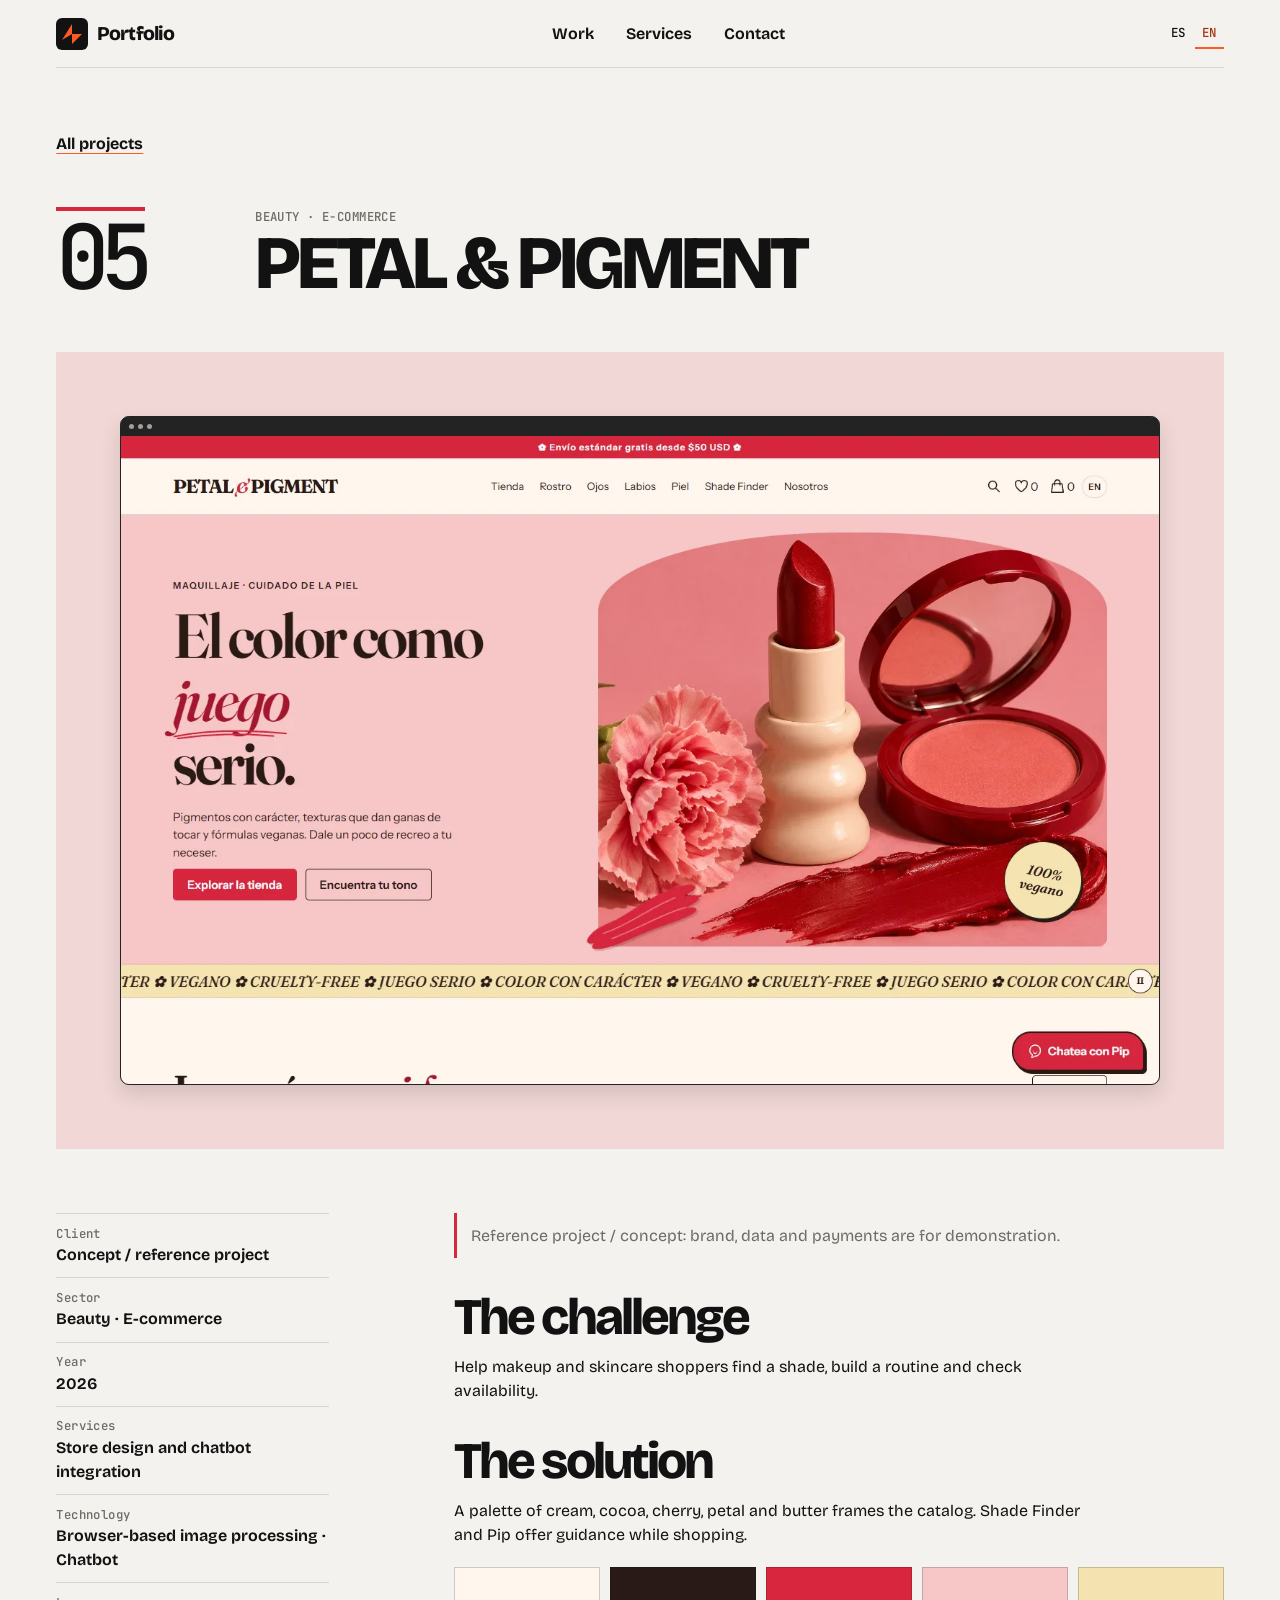
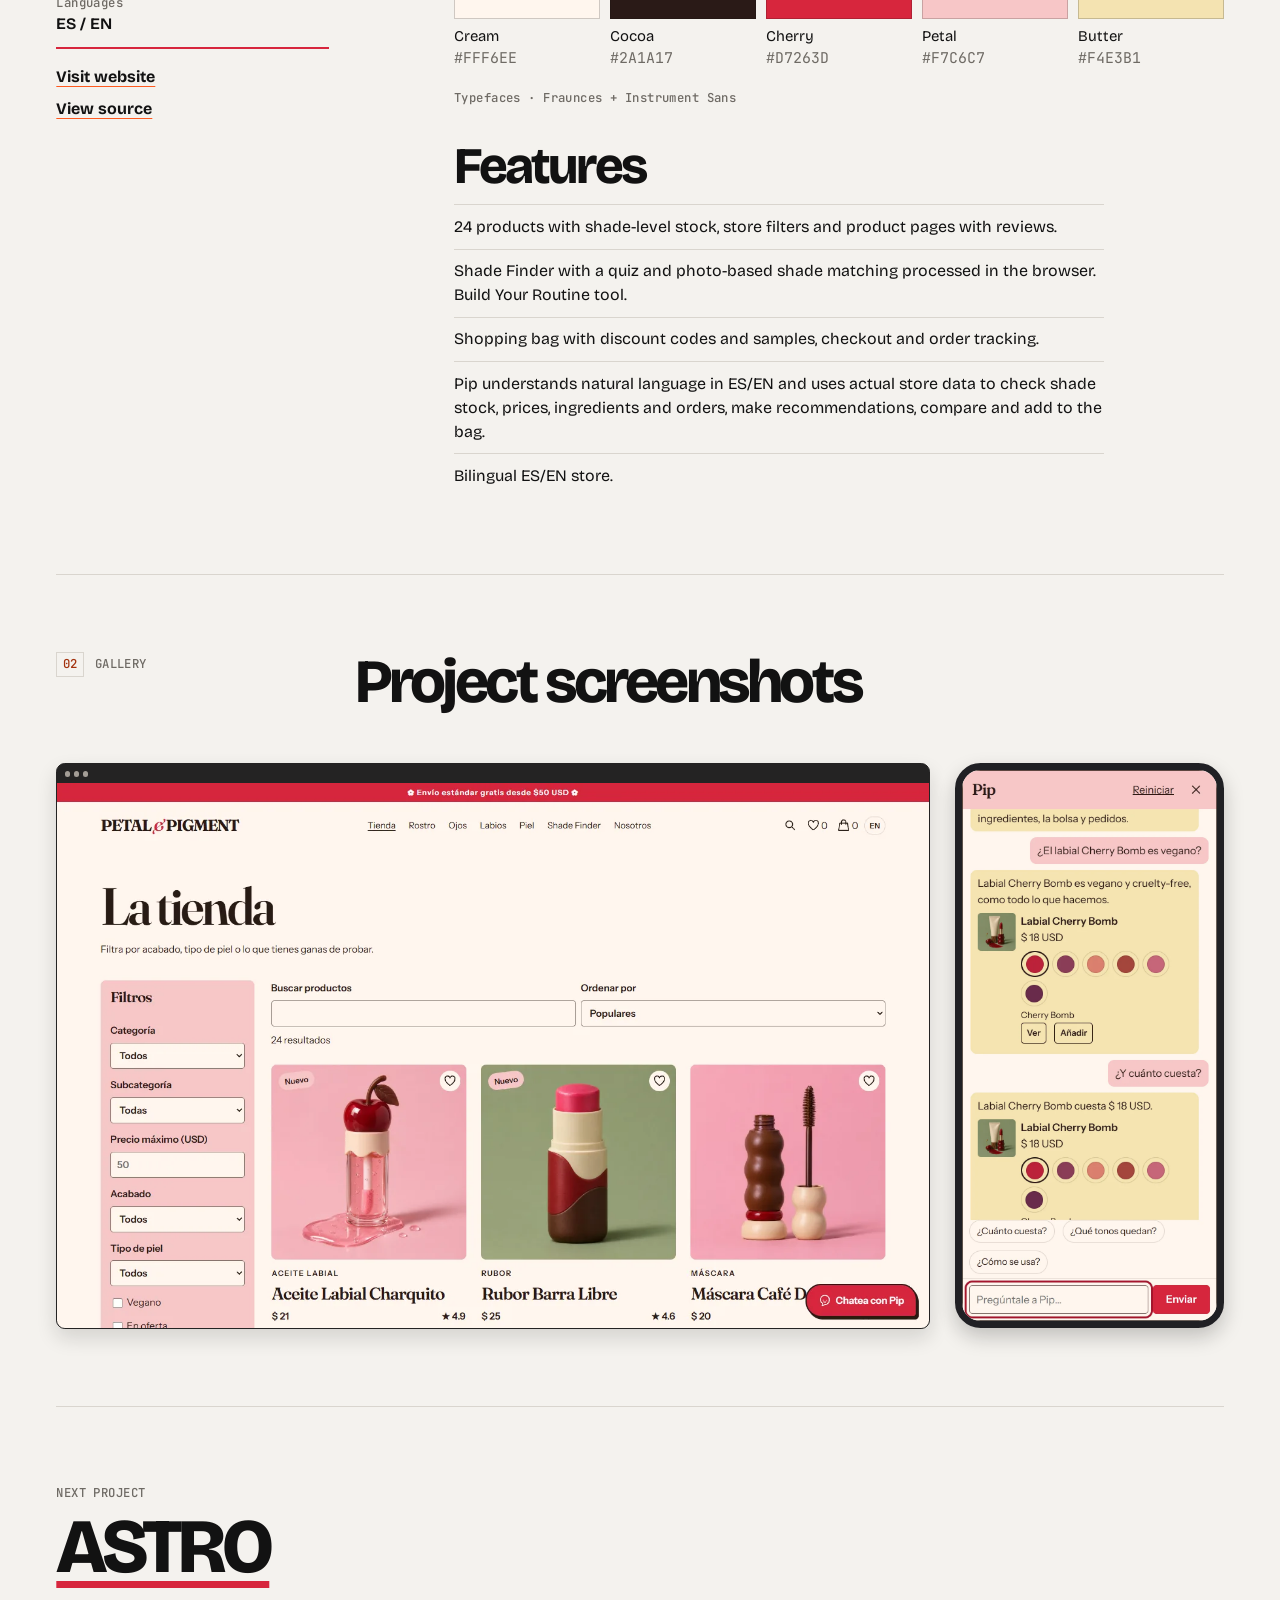
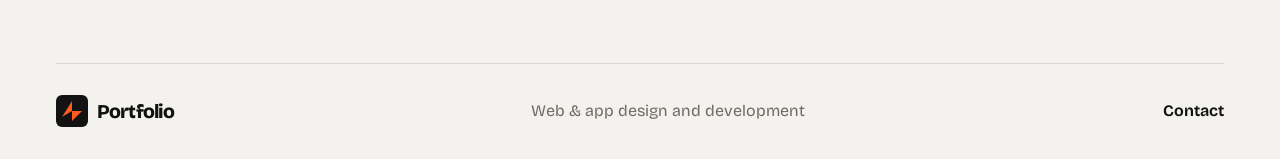
<file: projects/petal-and-pigment.html>
<!doctype html>
<html lang="es">
<head>
<meta charset="utf-8"><meta name="viewport" content="width=device-width, initial-scale=1">
<title>PETAL &amp; PIGMENT — Portafolio</title>
<meta name="description" content="PETAL &amp; PIGMENT · Belleza · E-commerce. Caso de estudio de diseño y desarrollo, 2026." data-description-en="PETAL &amp; PIGMENT · Beauty · E-commerce. Design and development case study, 2026.">
<meta property="og:title" content="PETAL &amp; PIGMENT — Portafolio"><meta property="og:description" content="PETAL &amp; PIGMENT · Belleza · E-commerce. Caso de estudio de diseño y desarrollo, 2026."><meta property="og:image" content="../assets/shots/pp-home.webp"><meta property="og:locale" content="es_ES"><meta property="og:type" content="website">
<link rel="icon" type="image/svg+xml" href="../assets/favicon.svg"><link rel="stylesheet" href="https://fonts.googleapis.com/css2?family=Bricolage+Grotesque:opsz,wght@12..96,400..800&amp;family=JetBrains+Mono:wght@400;500;600&amp;display=swap" media="print" onload="this.media='all'"><link rel="stylesheet" href="../css/site.css">
<script defer src="../js/config.js"></script><script defer src="../js/projects.js"></script><script defer src="../js/site.js"></script>
</head>
<body data-project="petal-and-pigment" style="--project:#D7263D">
<a class="skip" href="#main"><span data-en="Skip to content" >Saltar al contenido</span></a>
<header class="top wrap"><a class="brand" href="../index.html" data-page="../index.html"><img width="32" height="32" src="../assets/favicon.svg" alt=""><span data-brand>Portafolio</span></a><nav aria-label="Principal" data-nav><a class="nav-link" href="../index.html#proyectos" data-page="../index.html#proyectos"><span data-en="Work" >Proyectos</span></a><a class="nav-link" href="../index.html#servicios" data-page="../index.html#servicios"><span data-en="Services" >Servicios</span></a><a class="nav-link" href="../index.html#contacto" data-page="../index.html#contacto"><span data-en="Contact" >Contacto</span></a></nav><div class="languages" aria-label="Idioma / Language"><a lang="es" aria-label="Español" aria-current="true" href="petal-and-pigment.html?lang=es" data-language="es">ES</a><a lang="en" aria-label="English" href="petal-and-pigment.html?lang=en" data-language="en">EN</a></div></header>
<main id="main" tabindex="-1"><section class="wrap case-top"><a class="text-link" href="../index.html#proyectos" data-page="../index.html#proyectos"><span data-en="All projects" >Todos los proyectos</span></a><div class="case-title grid"><div class="project-number" aria-hidden="true">05</div><div><p class="eyebrow"><span data-en="Beauty · E-commerce" >Belleza · E-commerce</span></p><h1>PETAL &amp; PIGMENT</h1></div></div><div class="case-cover petal-and-pigment"><figure class="device browser"><div class="browser-bar" aria-hidden="true"><i></i><i></i><i></i></div><img loading="lazy" decoding="async" src="../assets/shots/pp-home.webp" alt="Portada de Petal &amp; Pigment" data-alt-en="Petal &amp; Pigment homepage" width="1440" height="900"></figure></div></section><section class="wrap case-content grid"><aside><dl><div><dt><span data-en="Client" >Cliente</span></dt><dd><span data-en="Concept / reference project" >Concepto / proyecto de referencia</span></dd></div><div><dt><span data-en="Sector" >Sector</span></dt><dd><span data-en="Beauty · E-commerce" >Belleza · E-commerce</span></dd></div><div><dt><span data-en="Year" >Año</span></dt><dd>2026</dd></div><div><dt><span data-en="Services" >Servicios</span></dt><dd><span data-en="Store design and chatbot integration" >Diseño de tienda e integración de chatbot</span></dd></div><div><dt><span data-en="Technology" >Tecnologías</span></dt><dd><span data-en="Browser-based image processing · Chatbot" >Procesamiento de imagen en navegador · Chatbot</span></dd></div><div><dt><span data-en="Languages" >Idiomas</span></dt><dd>ES / EN</dd></div></dl><div class="case-links"><a class="text-link" href="https://petal-and-pigment.netlify.app"><span data-en="Visit website" >Visitar sitio</span></a><a class="text-link" href="https://github.com/danielquinteroraz-creator/petal-and-pigment"><span data-en="View source" >Ver código</span></a></div></aside><div class="case-story"><p data-en="Reference project / concept: brand, data and payments are for demonstration." class="notice">Proyecto de referencia / concepto: marca, datos y pagos son de demostración.</p><h2 data-en="The challenge" >El reto</h2><p data-en="Help makeup and skincare shoppers find a shade, build a routine and check availability." >Ayudar a quien compra maquillaje y cuidado de la piel a elegir un tono, armar una rutina y consultar disponibilidad.</p><h2 data-en="The solution" >La solución</h2><p data-en="A palette of cream, cocoa, cherry, petal and butter frames the catalog. Shade Finder and Pip offer guidance while shopping." >La paleta de crema, cacao, cereza, pétalo y mantequilla enmarca el catálogo. Shade Finder y Pip incorporan asesoría durante la compra.</p><ul class="swatches"><li><span class="swatch" style="--swatch:#FFF6EE" aria-hidden="true"></span><span data-en="Cream" >Crema</span><code>#FFF6EE</code></li><li><span class="swatch" style="--swatch:#2A1A17" aria-hidden="true"></span><span data-en="Cocoa" >Cacao</span><code>#2A1A17</code></li><li><span class="swatch" style="--swatch:#D7263D" aria-hidden="true"></span><span data-en="Cherry" >Cereza</span><code>#D7263D</code></li><li><span class="swatch" style="--swatch:#F7C6C7" aria-hidden="true"></span><span data-en="Petal" >Pétalo</span><code>#F7C6C7</code></li><li><span class="swatch" style="--swatch:#F4E3B1" aria-hidden="true"></span><span data-en="Butter" >Mantequilla</span><code>#F4E3B1</code></li></ul><p class="fonts"><span data-en="Typefaces" >Tipografías</span> · Fraunces + Instrument Sans</p><h2 data-en="Features" >Funcionalidades</h2><ul class="features"><li><span data-en="24 products with shade-level stock, store filters and product pages with reviews." >24 productos con tonos y stock por tono, tienda con filtros y fichas con reseñas.</span></li><li><span data-en="Shade Finder with a quiz and photo-based shade matching processed in the browser. Build Your Routine tool." >Shade Finder con cuestionario y coincidencia de tono por foto procesada en el navegador. Herramienta «Arma tu rutina».</span></li><li><span data-en="Shopping bag with discount codes and samples, checkout and order tracking." >Bolsa con códigos de descuento y muestras, checkout y seguimiento de pedido.</span></li><li><span data-en="Pip understands natural language in ES/EN and uses actual store data to check shade stock, prices, ingredients and orders, make recommendations, compare and add to the bag." >Pip entiende lenguaje natural en ES/EN y usa datos reales de la tienda para consultar stock por tono, precios, ingredientes y pedidos, recomendar, comparar y añadir a la bolsa.</span></li><li><span data-en="Bilingual ES/EN store." >Tienda bilingüe ES/EN.</span></li></ul></div></section><section class="wrap case-gallery"><div class="section-head grid"><div class="section-label"><span aria-hidden="true">02</span><p class="eyebrow"><span data-en="Gallery" >Galería</span></p></div><h2 data-en="Project screenshots" >Capturas del proyecto</h2></div><div class="gallery mixed" data-reveal><figure class="device browser"><div class="browser-bar" aria-hidden="true"><i></i><i></i><i></i></div><img loading="lazy" decoding="async" src="../assets/shots/pp-shop.webp" alt="Tienda de Petal &amp; Pigment" data-alt-en="Petal &amp; Pigment storefront" width="1440" height="900"></figure><figure class="device phone"><img loading="lazy" decoding="async" src="../assets/shots/pp-chat.webp" alt="Chatbot Pip en móvil" data-alt-en="Pip chatbot on mobile" width="780" height="1688"></figure></div></section><section class="wrap next"><p class="eyebrow"><span data-en="Next project" >Siguiente proyecto</span></p><a class="next-link" href="astro.html" data-page="astro.html">ASTRO</a></section></main>
<footer class="footer wrap"><a class="brand" href="../index.html" data-page="../index.html"><img width="32" height="32" src="../assets/favicon.svg" alt=""><span data-brand>Portafolio</span></a><p data-role>Diseño y desarrollo web y de apps</p><a class="footer-link" href="../index.html#contacto" data-page="../index.html#contacto"><span data-en="Contact" >Contacto</span></a></footer>
</body>
</html>
</file>
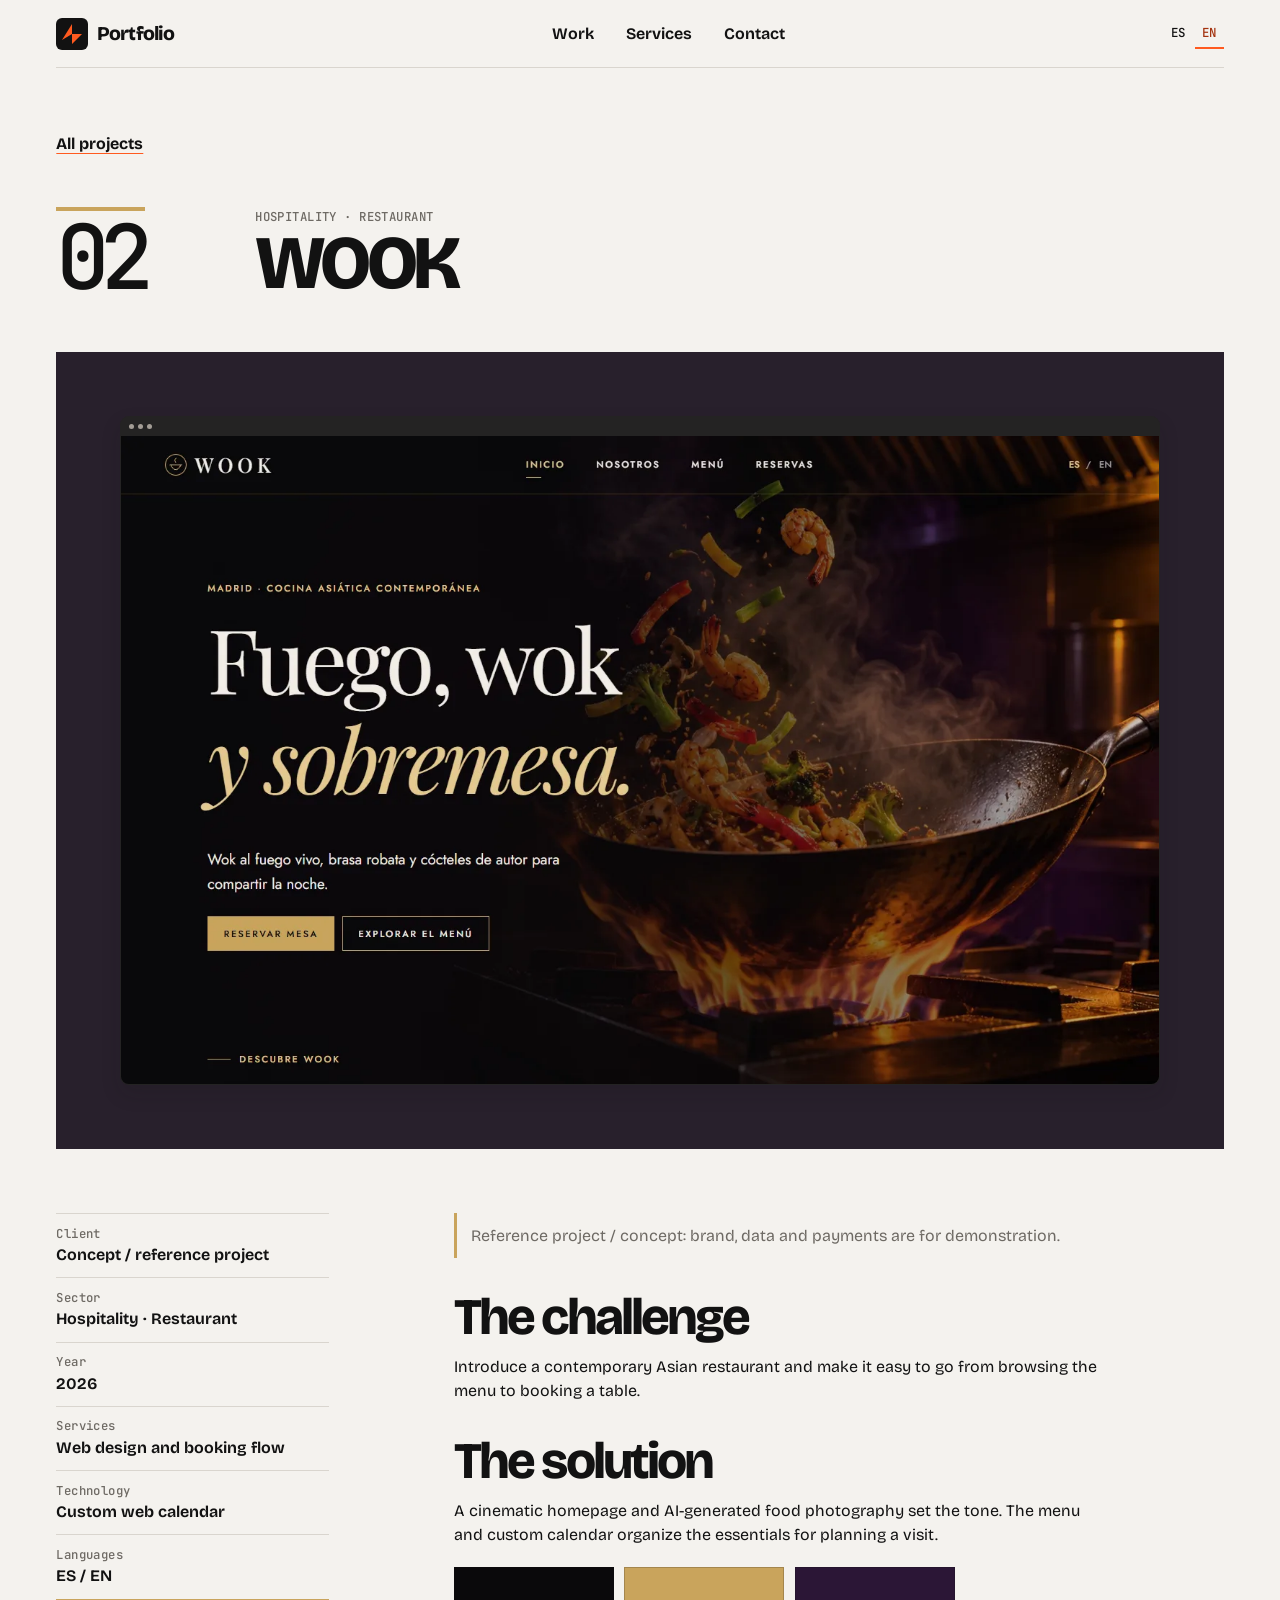
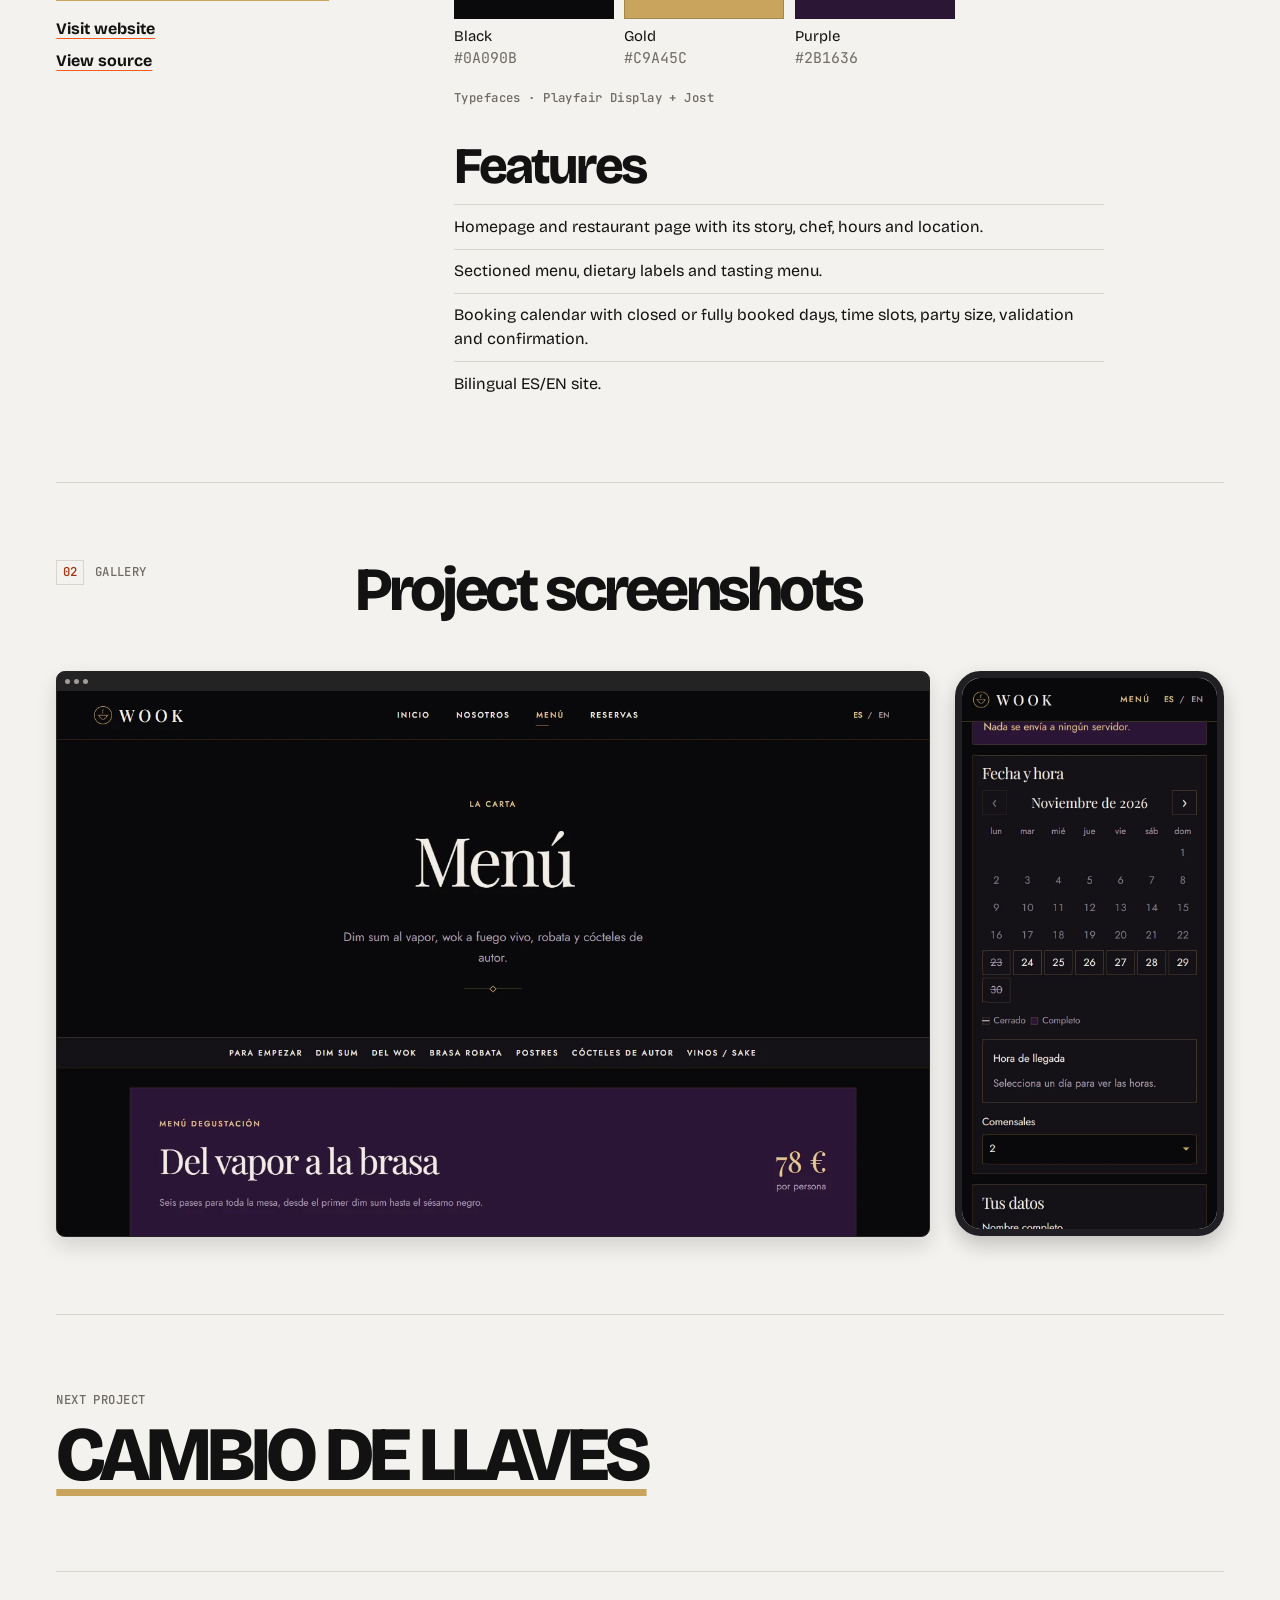
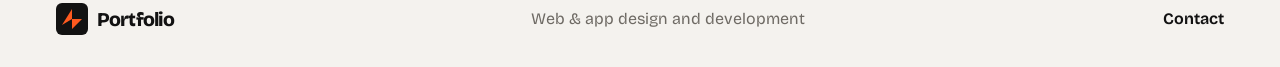
<file: projects/wook.html>
<!doctype html>
<html lang="es">
<head>
<meta charset="utf-8"><meta name="viewport" content="width=device-width, initial-scale=1">
<title>WOOK — Portafolio</title>
<meta name="description" content="WOOK · Gastronomía · Restaurante. Caso de estudio de diseño y desarrollo, 2026." data-description-en="WOOK · Hospitality · Restaurant. Design and development case study, 2026.">
<meta property="og:title" content="WOOK — Portafolio"><meta property="og:description" content="WOOK · Gastronomía · Restaurante. Caso de estudio de diseño y desarrollo, 2026."><meta property="og:image" content="../assets/shots/wook-home.webp"><meta property="og:locale" content="es_ES"><meta property="og:type" content="website">
<link rel="icon" type="image/svg+xml" href="../assets/favicon.svg"><link rel="stylesheet" href="https://fonts.googleapis.com/css2?family=Bricolage+Grotesque:opsz,wght@12..96,400..800&amp;family=JetBrains+Mono:wght@400;500;600&amp;display=swap" media="print" onload="this.media='all'"><link rel="stylesheet" href="../css/site.css">
<script defer src="../js/config.js"></script><script defer src="../js/projects.js"></script><script defer src="../js/site.js"></script>
</head>
<body data-project="wook" style="--project:#C9A45C">
<a class="skip" href="#main"><span data-en="Skip to content" >Saltar al contenido</span></a>
<header class="top wrap"><a class="brand" href="../index.html" data-page="../index.html"><img width="32" height="32" src="../assets/favicon.svg" alt=""><span data-brand>Portafolio</span></a><nav aria-label="Principal" data-nav><a class="nav-link" href="../index.html#proyectos" data-page="../index.html#proyectos"><span data-en="Work" >Proyectos</span></a><a class="nav-link" href="../index.html#servicios" data-page="../index.html#servicios"><span data-en="Services" >Servicios</span></a><a class="nav-link" href="../index.html#contacto" data-page="../index.html#contacto"><span data-en="Contact" >Contacto</span></a></nav><div class="languages" aria-label="Idioma / Language"><a lang="es" aria-label="Español" aria-current="true" href="wook.html?lang=es" data-language="es">ES</a><a lang="en" aria-label="English" href="wook.html?lang=en" data-language="en">EN</a></div></header>
<main id="main" tabindex="-1"><section class="wrap case-top"><a class="text-link" href="../index.html#proyectos" data-page="../index.html#proyectos"><span data-en="All projects" >Todos los proyectos</span></a><div class="case-title grid"><div class="project-number" aria-hidden="true">02</div><div><p class="eyebrow"><span data-en="Hospitality · Restaurant" >Gastronomía · Restaurante</span></p><h1>WOOK</h1></div></div><div class="case-cover wook"><figure class="device browser"><div class="browser-bar" aria-hidden="true"><i></i><i></i><i></i></div><img loading="lazy" decoding="async" src="../assets/shots/wook-home.webp" alt="Portada cinematográfica de WOOK" data-alt-en="WOOK cinematic homepage" width="1440" height="900"></figure></div></section><section class="wrap case-content grid"><aside><dl><div><dt><span data-en="Client" >Cliente</span></dt><dd><span data-en="Concept / reference project" >Concepto / proyecto de referencia</span></dd></div><div><dt><span data-en="Sector" >Sector</span></dt><dd><span data-en="Hospitality · Restaurant" >Gastronomía · Restaurante</span></dd></div><div><dt><span data-en="Year" >Año</span></dt><dd>2026</dd></div><div><dt><span data-en="Services" >Servicios</span></dt><dd><span data-en="Web design and booking flow" >Diseño web y sistema de reservas</span></dd></div><div><dt><span data-en="Technology" >Tecnologías</span></dt><dd><span data-en="Custom web calendar" >Calendario web propio</span></dd></div><div><dt><span data-en="Languages" >Idiomas</span></dt><dd>ES / EN</dd></div></dl><div class="case-links"><a class="text-link" href="https://restaurante-wook.netlify.app"><span data-en="Visit website" >Visitar sitio</span></a><a class="text-link" href="https://github.com/danielquinteroraz-creator/restaurante-wook"><span data-en="View source" >Ver código</span></a></div></aside><div class="case-story"><p data-en="Reference project / concept: brand, data and payments are for demonstration." class="notice">Proyecto de referencia / concepto: marca, datos y pagos son de demostración.</p><h2 data-en="The challenge" >El reto</h2><p data-en="Introduce a contemporary Asian restaurant and make it easy to go from browsing the menu to booking a table." >Presentar un restaurante de cocina asiática contemporánea y facilitar el paso de consultar la carta a reservar una mesa.</p><h2 data-en="The solution" >La solución</h2><p data-en="A cinematic homepage and AI-generated food photography set the tone. The menu and custom calendar organize the essentials for planning a visit." >Una portada cinematográfica y fotografía gastronómica generada con IA marcan el tono. La carta y el calendario propio organizan la información para planear la visita.</p><ul class="swatches"><li><span class="swatch" style="--swatch:#0A090B" aria-hidden="true"></span><span data-en="Black" >Negro</span><code>#0A090B</code></li><li><span class="swatch" style="--swatch:#C9A45C" aria-hidden="true"></span><span data-en="Gold" >Dorado</span><code>#C9A45C</code></li><li><span class="swatch" style="--swatch:#2B1636" aria-hidden="true"></span><span data-en="Purple" >Morado</span><code>#2B1636</code></li></ul><p class="fonts"><span data-en="Typefaces" >Tipografías</span> · Playfair Display + Jost</p><h2 data-en="Features" >Funcionalidades</h2><ul class="features"><li><span data-en="Homepage and restaurant page with its story, chef, hours and location." >Portada y página del restaurante con historia, chef, horarios y ubicación.</span></li><li><span data-en="Sectioned menu, dietary labels and tasting menu." >Carta por secciones, etiquetas dietéticas y menú degustación.</span></li><li><span data-en="Booking calendar with closed or fully booked days, time slots, party size, validation and confirmation." >Calendario de reservas con días cerrados o completos, franjas horarias, número de comensales, validación y confirmación.</span></li><li><span data-en="Bilingual ES/EN site." >Sitio bilingüe ES/EN.</span></li></ul></div></section><section class="wrap case-gallery"><div class="section-head grid"><div class="section-label"><span aria-hidden="true">02</span><p class="eyebrow"><span data-en="Gallery" >Galería</span></p></div><h2 data-en="Project screenshots" >Capturas del proyecto</h2></div><div class="gallery mixed" data-reveal><figure class="device browser"><div class="browser-bar" aria-hidden="true"><i></i><i></i><i></i></div><img loading="lazy" decoding="async" src="../assets/shots/wook-menu.webp" alt="Carta del restaurante WOOK" data-alt-en="WOOK restaurant menu" width="1440" height="900"></figure><figure class="device phone"><img loading="lazy" decoding="async" src="../assets/shots/wook-mobile.webp" alt="WOOK en móvil" data-alt-en="WOOK on mobile" width="780" height="1688"></figure></div></section><section class="wrap next"><p class="eyebrow"><span data-en="Next project" >Siguiente proyecto</span></p><a class="next-link" href="cambio-de-llaves.html" data-page="cambio-de-llaves.html">CAMBIO DE LLAVES</a></section></main>
<footer class="footer wrap"><a class="brand" href="../index.html" data-page="../index.html"><img width="32" height="32" src="../assets/favicon.svg" alt=""><span data-brand>Portafolio</span></a><p data-role>Diseño y desarrollo web y de apps</p><a class="footer-link" href="../index.html#contacto" data-page="../index.html#contacto"><span data-en="Contact" >Contacto</span></a></footer>
</body>
</html>
</file>
<file: css/site.css>
@layer base, layout, components, motion;

@layer base {
  :root {
    --paper: #f4f2ee;
    --ink: #121212;
    --muted: #6e6a64;
    --line: #d9d5ce;
    --signal: #ff5a1f;
    --signal-text: #a3320e;
    --mono: "JetBrains Mono", monospace;
    --gutter: clamp(1.125rem, 4.4vw, 5rem);
    --gap: clamp(.875rem, 2vw, 2rem);
    color: var(--ink);
    background: var(--paper);
    font-family: "Bricolage Grotesque", system-ui, sans-serif;
    font-optical-sizing: auto;
    line-height: 1.5;
  }
  *, *::before, *::after { box-sizing: border-box; }
  [hidden] { display: none !important; }
  body, h1, h2, h3, p, figure, dl, dd, ul, ol { margin: 0; }
  ul, ol { padding: 0; }
  h1, h2, h3 { line-height: .98; letter-spacing: -.056em; text-wrap: balance; }
  h1 { font-size: clamp(3rem, 5.9vw, 6.3rem); font-weight: 800; }
  h2 { font-size: clamp(2.6rem, 4.8vw, 5.15rem); font-weight: 760; }
  h3 { font-size: clamp(1.45rem, 2.6vw, 2.75rem); }
  a { color: inherit; }
  img { display: block; max-width: 100%; }
  ::selection { background: var(--signal); color: var(--ink); }
  :focus-visible { outline: 2px solid var(--signal-text); outline-offset: 4px; }
  main:focus { outline: none; }
  .skip { position: fixed; z-index: 5; inset: .75rem auto auto .75rem; padding: .75rem; background: var(--ink); color: white; transform: translateY(-200%); }
  .skip:focus { transform: none; }
}
@layer layout {
  .wrap { width: min(100% - 2 * var(--gutter), 92rem); margin-inline: auto; }
  .grid { display: grid; grid-template-columns: repeat(12, minmax(0, 1fr)); gap: var(--gap); }
  .top, .footer { display: flex; align-items: center; justify-content: space-between; gap: 1rem; padding-block: 1.1rem; }
  .top { border-bottom: 1px solid var(--line); }
  .footer { border-top: 1px solid var(--line); min-height: 6rem; }
  .top nav { display: flex; flex-wrap: wrap; gap: clamp(.8rem, 2.5vw, 2.5rem); justify-content: center; }
  .hero { align-items: center; min-height: clamp(31rem, 47vw, 45rem); padding-block: clamp(3.2rem, 7vw, 7rem); }
  .hero-copy { grid-column: span 6; position: relative; z-index: 1; }
  .collage { grid-column: span 6; }
  .work, .services, .process, .contact, .case-gallery, .next { padding-block: clamp(2.8rem, 6vw, 6rem); border-top: 1px solid var(--line); }
  .section-head { margin-bottom: clamp(2rem, 4vw, 4rem); align-items: start; }
  .section-label { grid-column: span 3; display: flex; align-items: center; gap: .65rem; }
  .section-head h2 { grid-column: span 9; text-wrap: pretty; }
  .project { align-items: center; border-top: 1px solid var(--line); padding-block: clamp(1.35rem, 3vw, 3rem); }
  .project-info { grid-column: span 4; min-width: 0; }
  .project-visual { grid-column: span 8; }
  .project:nth-of-type(even) .project-visual { grid-column: 1 / span 8; grid-row: 1; }
  .project:nth-of-type(even) .project-info { grid-column: 9 / span 4; grid-row: 1; padding-left: clamp(0rem, 2vw, 2rem); }
  .service-list, .steps, .numbers { list-style: none; }
  .service-list li { align-items: baseline; border-top: 1px solid var(--line); padding-block: 1.3rem; }
  .service-list h3 { grid-column: span 5; }
  .service-list p { grid-column: span 6; }
  .steps li, .numbers li { grid-column: span 3; }
  .steps li { border-top: 1px solid var(--line); padding-top: .85rem; }
  .numbers { margin-top: clamp(2rem, 5vw, 5rem); border-top: 1px solid var(--line); padding-top: 1rem; }
  .contact-copy, .contact form { grid-column: span 6; }
  .case-top { padding-block: clamp(2rem, 5vw, 5rem); }
  .case-title { margin-block: clamp(1.75rem, 4vw, 4rem); align-items: end; }
  .case-title > div:first-child { grid-column: span 2; }
  .case-title > div:last-child { grid-column: span 10; }
  .case-content { padding-bottom: clamp(3rem, 6vw, 6rem); }
  .case-content aside { grid-column: span 3; }
  .case-story { grid-column: 5 / -1; max-width: 56rem; }
  .gallery { display: flex; align-items: flex-start; justify-content: center; gap: var(--gap); }
  .gallery.mixed .browser { flex: 1 1 70%; min-width: 0; }
  .gallery.mixed .phone { flex: 0 1 23%; max-width: 17rem; min-width: 0; }
  @media (max-width: 900px) {
    .hero-copy { grid-column: span 7; }
    .collage { grid-column: span 5; }
    .project-info, .project:nth-of-type(even) .project-info { grid-column: span 5; }
    .project-visual, .project:nth-of-type(even) .project-visual { grid-column: span 7; }
  }
  @media (max-width: 680px) {
    .top { flex-wrap: wrap; gap: .6rem 1rem; }
    .top nav { order: 3; width: 100%; justify-content: flex-start; padding-top: .6rem; border-top: 1px solid var(--line); }
    .footer { flex-wrap: wrap; }
    .footer p { order: 3; width: 100%; }
    .hero { min-height: auto; }
    .hero-copy, .collage, .section-label, .section-head h2, .project-info, .project-visual,
    .project:nth-of-type(even) .project-info, .project:nth-of-type(even) .project-visual,
    .contact-copy, .contact form, .case-content aside, .case-story, .case-title > div:last-child { grid-column: 1 / -1; }
    .project:nth-of-type(even) .project-info, .project:nth-of-type(even) .project-visual { grid-row: auto; padding-left: 0; }
    .case-title > div:first-child { grid-column: 1 / -1; }
    .service-list h3, .service-list p { grid-column: 3 / -1; }
    .service-list li { row-gap: .5rem; }
    .steps li, .numbers li { grid-column: span 6; }
    .contact form { margin-top: 1rem; }
    .gallery.mixed { flex-direction: column; align-items: center; }
    .gallery.mixed .phone { width: min(62%, 15rem); }
    .gallery.mixed .browser { width: 100%; }
  }
}
@layer components {
  .brand { display: inline-flex; align-items: center; gap: .55rem; text-decoration: none; font-weight: 800; letter-spacing: -.045em; font-size: 1.22rem; overflow-wrap: anywhere; }
  .brand img { flex: none; }
  .top nav a, .footer-link { font-weight: 650; text-decoration: none; }
  .top nav a:hover, .footer-link:hover, .brand:hover { color: var(--signal-text); }
  .languages { display: flex; gap: .2rem; font: 500 .78rem var(--mono); }
  .languages a { padding: .35rem .45rem; text-decoration: none; }
  .languages [aria-current] { color: var(--signal-text); border-bottom: 2px solid var(--signal); }
  .eyebrow, .section-label, .year, .tags, .row-number, .case-content dt, .fonts, .numbers li > span {
    font: 500 .77rem/1.5 var(--mono); letter-spacing: .035em; color: var(--muted);
  }
  .eyebrow { text-transform: uppercase; }
  .role { display: inline-block; padding-bottom: .5rem; border-bottom: 2px solid var(--signal); margin-bottom: 1.2rem; }
  .hero h1 { text-wrap: pretty; }
  .hero-description { font-size: clamp(1.06rem, 1.55vw, 1.36rem); max-width: 30rem; margin-block: 1.4rem 1.65rem; color: var(--muted); }
  .actions { display: flex; flex-wrap: wrap; align-items: center; gap: .65rem 1rem; }
  .button { display: inline-block; border: 1px solid var(--ink); background: transparent; color: var(--ink); padding: .65rem 1.05rem; font-family: inherit; font-weight: 700; font-size: 1rem; line-height: 1.3; text-decoration: none; cursor: pointer; }
  .button:hover { background: var(--ink); color: var(--paper); }
  .primary { background: var(--signal); border-color: var(--ink); }
  .text-link { font-weight: 700; color: var(--ink); text-underline-offset: .26em; text-decoration-color: var(--signal); overflow-wrap: anywhere; }
  .text-link:hover { color: var(--signal-text); text-decoration-color: currentColor; }
  .secondary { color: var(--muted); text-decoration-color: currentColor; }
  .collage { position: relative; aspect-ratio: 1.18; isolation: isolate; }
  .collage-grid { position: absolute; inset: 9% 3% 5% 4%; border: 1px solid var(--line); background-image: repeating-linear-gradient(90deg, transparent 0 calc(25% - 1px), var(--line) calc(25% - 1px) 25%); }
  .hero-back, .hero-main, .hero-phone { position: absolute; }
  .hero-back { width: 72%; top: 4%; right: 0; transform: rotate(6deg); }
  .hero-main { width: 78%; top: 26%; left: 0; transform: rotate(-5deg); }
  .hero-phone { width: 25%; right: 3%; bottom: 1%; transform: rotate(8deg); }
  .device { line-height: 0; overflow: hidden; }
  .device img { width: 100%; height: auto; }
  .browser { border-radius: .55rem; border: 1px solid #242323; background: #242323; box-shadow: 0 9px 20px #12121224; }
  .browser-bar { display: flex; align-items: center; gap: .23rem; min-height: clamp(.6rem, 1.5vw, 1.3rem); padding-left: .45rem; }
  .browser-bar i { width: clamp(.18rem, .43vw, .35rem); aspect-ratio: 1; background: #a39d96; border-radius: 50%; }
  .phone { border: clamp(3px, .55vw, 8px) solid #202024; border-radius: clamp(.65rem, 2vw, 2.2rem); box-shadow: 0 9px 20px #12121238; }
  .section-label > span, .row-number { color: var(--signal-text); }
  .section-label > span { border: 1px solid var(--line); padding: .16rem .35rem; }
  .project-number { font: 500 clamp(3.4rem, 7vw, 7rem)/.95 var(--mono); letter-spacing: -.11em; color: var(--signal-text); margin-bottom: .75rem; }
  .project-info h3 { margin: .45rem 0 .25rem; font-size: clamp(2.2rem, 4vw, 4.3rem); text-wrap: pretty; }
  .year { margin-bottom: .65rem; }
  .tags { display: flex; flex-wrap: wrap; gap: .35rem; list-style: none; margin-bottom: 1rem; }
  .tags li { border: 1px solid var(--line); padding: .18rem .42rem; }
  .project-visual, .case-cover { display: flex; align-items: center; justify-content: center; gap: var(--gap); padding: clamp(.85rem, 3vw, 3rem); }
  .astro { background: #e6ddd0; }
  .wook { background: #28202c; }
  .cambio-de-llaves { background: #e1e5f7; }
  .clutch { background: #242932; }
  .petal-and-pigment { background: #f1d8d6; }
  .case-cover { padding: clamp(1rem, 5vw, 5rem); }
  .case-cover .browser { width: min(100%, 70rem); }
  .pair .phone { width: min(37%, 14rem); }
  .case-cover.pair .phone { width: min(39%, 18rem); }
  .steps h3 { margin-block: .55rem; }
  .steps p, .service-list p, .footer p { color: var(--muted); }
  .numbers strong { display: block; font: 500 clamp(2.65rem, 6vw, 5.7rem)/1 var(--mono); letter-spacing: -.1em; margin-bottom: .3rem; }
  .contact-copy p { font-size: 1.25rem; max-width: 25rem; margin-bottom: 1rem; }
  .contact-copy .text-link { display: table; margin-bottom: .7rem; }
  form { border-top: 2px solid var(--ink); padding-top: 1rem; }
  form > p:first-child { margin-bottom: .8rem; }
  .field { display: grid; margin-bottom: .8rem; gap: .2rem; }
  label { font-weight: 700; }
  input, select, textarea { font: inherit; color: inherit; min-width: 0; width: 100%; border: 1px solid #827b72; background: #fbf9f5; border-radius: 0; padding: .55rem; }
  textarea { resize: vertical; }
  .error { color: var(--signal-text); font-size: .9rem; }
  .error:empty, #form-status:empty { display: none; }
  #form-status { margin-top: .75rem; }
  .case-title h1 { overflow-wrap: anywhere; }
  .case-title .project-number { color: var(--ink); border-top: .28rem solid var(--project); margin: 0; padding-top: .25rem; width: fit-content; }
  .case-content dl > div { border-top: 1px solid var(--line); padding-block: .65rem; }
  .case-content dd { font-weight: 650; }
  .case-links { display: grid; gap: .5rem; padding-top: 1rem; border-top: 2px solid var(--project); }
  .case-story h2 { font-size: clamp(2.15rem, 4vw, 3.7rem); margin-block: 2.1rem .8rem; text-align: start; }
  .case-story > p, .features { max-width: 65ch; }
  .case-story .notice { padding: .65rem .85rem; border-left: 3px solid var(--project); margin-bottom: .65rem; color: var(--muted); }
  .swatches { display: flex; gap: .65rem; list-style: none; flex-wrap: wrap; margin-block: 1.25rem; }
  .swatches li { flex: 1 0 5.4rem; max-width: 10rem; font-size: .93rem; }
  .swatch { display: block; height: 3.25rem; background: var(--swatch); border: 1px solid #12121233; margin-bottom: .35rem; }
  .swatches code { display: block; font-family: var(--mono); color: var(--muted); }
  .features { list-style: none; }
  .features li { border-top: 1px solid var(--line); padding-block: .6rem; }
  .next-link { display: inline-block; margin-top: .45rem; font-size: clamp(2.25rem, 6vw, 6rem); letter-spacing: -.06em; line-height: 1; font-weight: 800; text-decoration-color: var(--project); text-underline-offset: .12em; }
}
@layer motion {
  @media (prefers-reduced-motion: no-preference) {
    html { scroll-behavior: smooth; }
    .hero-back, .hero-main, .hero-phone { animation: settle .85s ease-out both; }
    .hero-main { animation-delay: .12s; }
    .hero-phone { animation-delay: .24s; }
    .arrived { animation: settle .5s ease-out both; }
    .button, .text-link, .device { transition: color .18s, background-color .18s, translate .24s; }
    @media (hover: hover) and (pointer: fine) {
      .project-visual:hover .device { translate: 0 -.24rem; }
    }
  }
  @keyframes settle { from { translate: 0 .65rem; opacity: .8; } to { translate: 0 0; opacity: 1; } }
}
</file>
